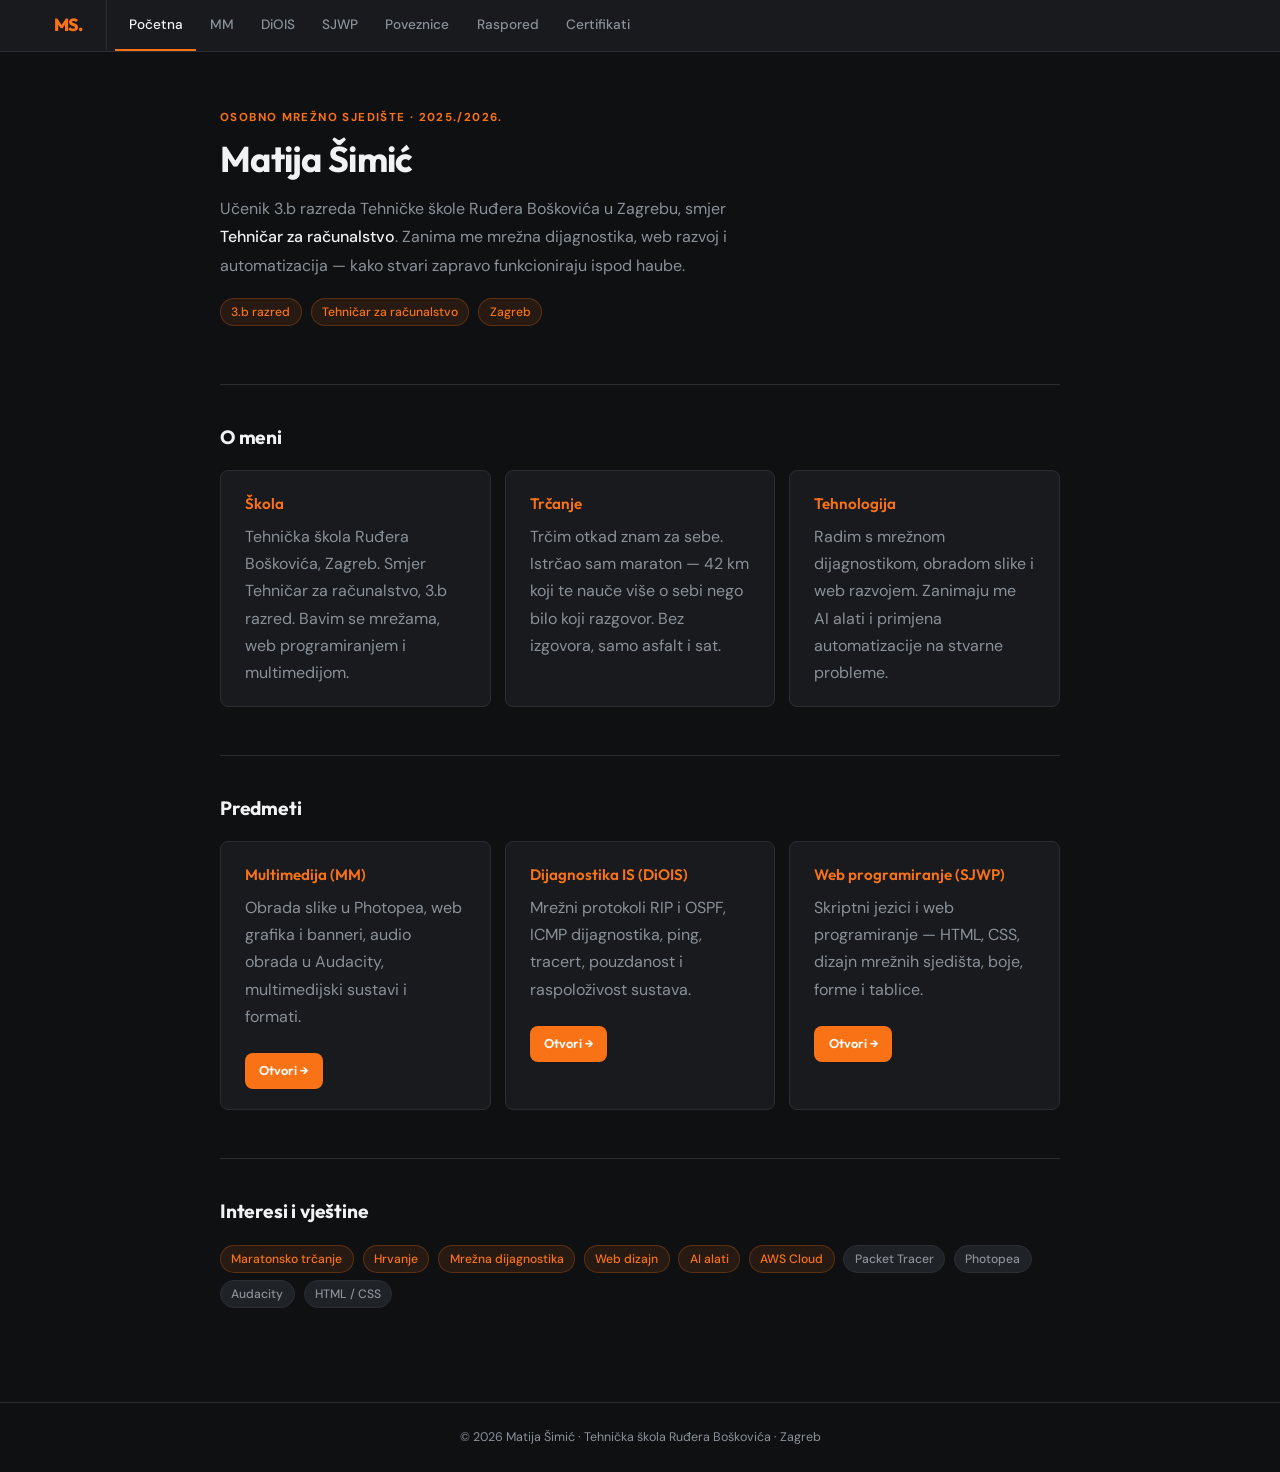
<file: index.html>
<!DOCTYPE html>
<html lang="hr">
<head>
  <meta charset="UTF-8">
  <meta name="viewport" content="width=device-width, initial-scale=1.0">
  <title>Matija Šimić – Osobno mrežno sjedište</title>
  <link rel="stylesheet" href="assets/style.css">
</head>
<body>

<nav>
  <a href="index.html" class="nav-logo">MS.</a>
  <a href="index.html" class="active">Početna</a>
  <a href="multimedija.html">MM</a>
  <a href="dijagnostika.html">DiOIS</a>
  <a href="sjwp.html">SJWP</a>
  <a href="poveznice.html">Poveznice</a>
  <a href="raspored.html">Raspored</a>
  <a href="certifikati.html">Certifikati</a>
</nav>

<div class="hero">
  <div class="hero-label">Osobno mrežno sjedište · 2025./2026.</div>
  <h1>Matija Šimić</h1>
  <p style="font-size:1rem; max-width:560px; line-height:1.8;">
    Učenik 3.b razreda Tehničke škole Ruđera Boškovića u Zagrebu,
    smjer <strong>Tehničar za računalstvo</strong>. Zanima me mrežna dijagnostika,
    web razvoj i automatizacija — kako stvari zapravo funkcioniraju ispod haube.
  </p>
  <div style="margin-top:1rem;">
    <span class="tag">3.b razred</span>
    <span class="tag">Tehničar za računalstvo</span>
    <span class="tag">Zagreb</span>
  </div>
</div>

<div class="container" style="padding-top:0;">

  <hr>

  <h2>O meni</h2>
  <div class="card-grid">
    <div class="card">
      <h3>Škola</h3>
      <p>Tehnička škola Ruđera Boškovića, Zagreb. Smjer Tehničar za računalstvo,
      3.b razred. Bavim se mrežama, web programiranjem i multimedijom.</p>
    </div>
    <div class="card">
      <h3>Trčanje</h3>
      <p>Trčim otkad znam za sebe. Istrčao sam maraton — 42 km koji te nauče
      više o sebi nego bilo koji razgovor. Bez izgovora, samo asfalt i sat.</p>
    </div>
    <div class="card">
      <h3>Tehnologija</h3>
      <p>Radim s mrežnom dijagnostikom, obradom slike i web razvojem.
      Zanimaju me AI alati i primjena automatizacije na stvarne probleme.</p>
    </div>
  </div>

  <hr>

  <h2>Predmeti</h2>
  <div class="card-grid">
    <div class="card">
      <h3>Multimedija (MM)</h3>
      <p>Obrada slike u Photopea, web grafika i banneri, audio obrada u Audacity,
      multimedijski sustavi i formati.</p>
      <a href="multimedija.html" class="btn btn-primary" style="margin-top:0.75rem; display:inline-flex;">Otvori →</a>
    </div>
    <div class="card">
      <h3>Dijagnostika IS (DiOIS)</h3>
      <p>Mrežni protokoli RIP i OSPF, ICMP dijagnostika, ping, tracert,
      pouzdanost i raspoloživost sustava.</p>
      <a href="dijagnostika.html" class="btn btn-primary" style="margin-top:0.75rem; display:inline-flex;">Otvori →</a>
    </div>
    <div class="card">
      <h3>Web programiranje (SJWP)</h3>
      <p>Skriptni jezici i web programiranje — HTML, CSS, dizajn mrežnih
      sjedišta, boje, forme i tablice.</p>
      <a href="sjwp.html" class="btn btn-primary" style="margin-top:0.75rem; display:inline-flex;">Otvori →</a>
    </div>
  </div>

  <hr>

  <h2>Interesi i vještine</h2>
  <div style="margin-top:0.25rem;">
    <span class="tag">Maratonsko trčanje</span>
    <span class="tag">Hrvanje</span>
    <span class="tag">Mrežna dijagnostika</span>
    <span class="tag">Web dizajn</span>
    <span class="tag">AI alati</span>
    <span class="tag">AWS Cloud</span>
    <span class="tag tag-gray">Packet Tracer</span>
    <span class="tag tag-gray">Photopea</span>
    <span class="tag tag-gray">Audacity</span>
    <span class="tag tag-gray">HTML / CSS</span>
  </div>

</div>

<footer>© 2026 Matija Šimić · Tehnička škola Ruđera Boškovića · Zagreb</footer>
</body>
</html>
</file>
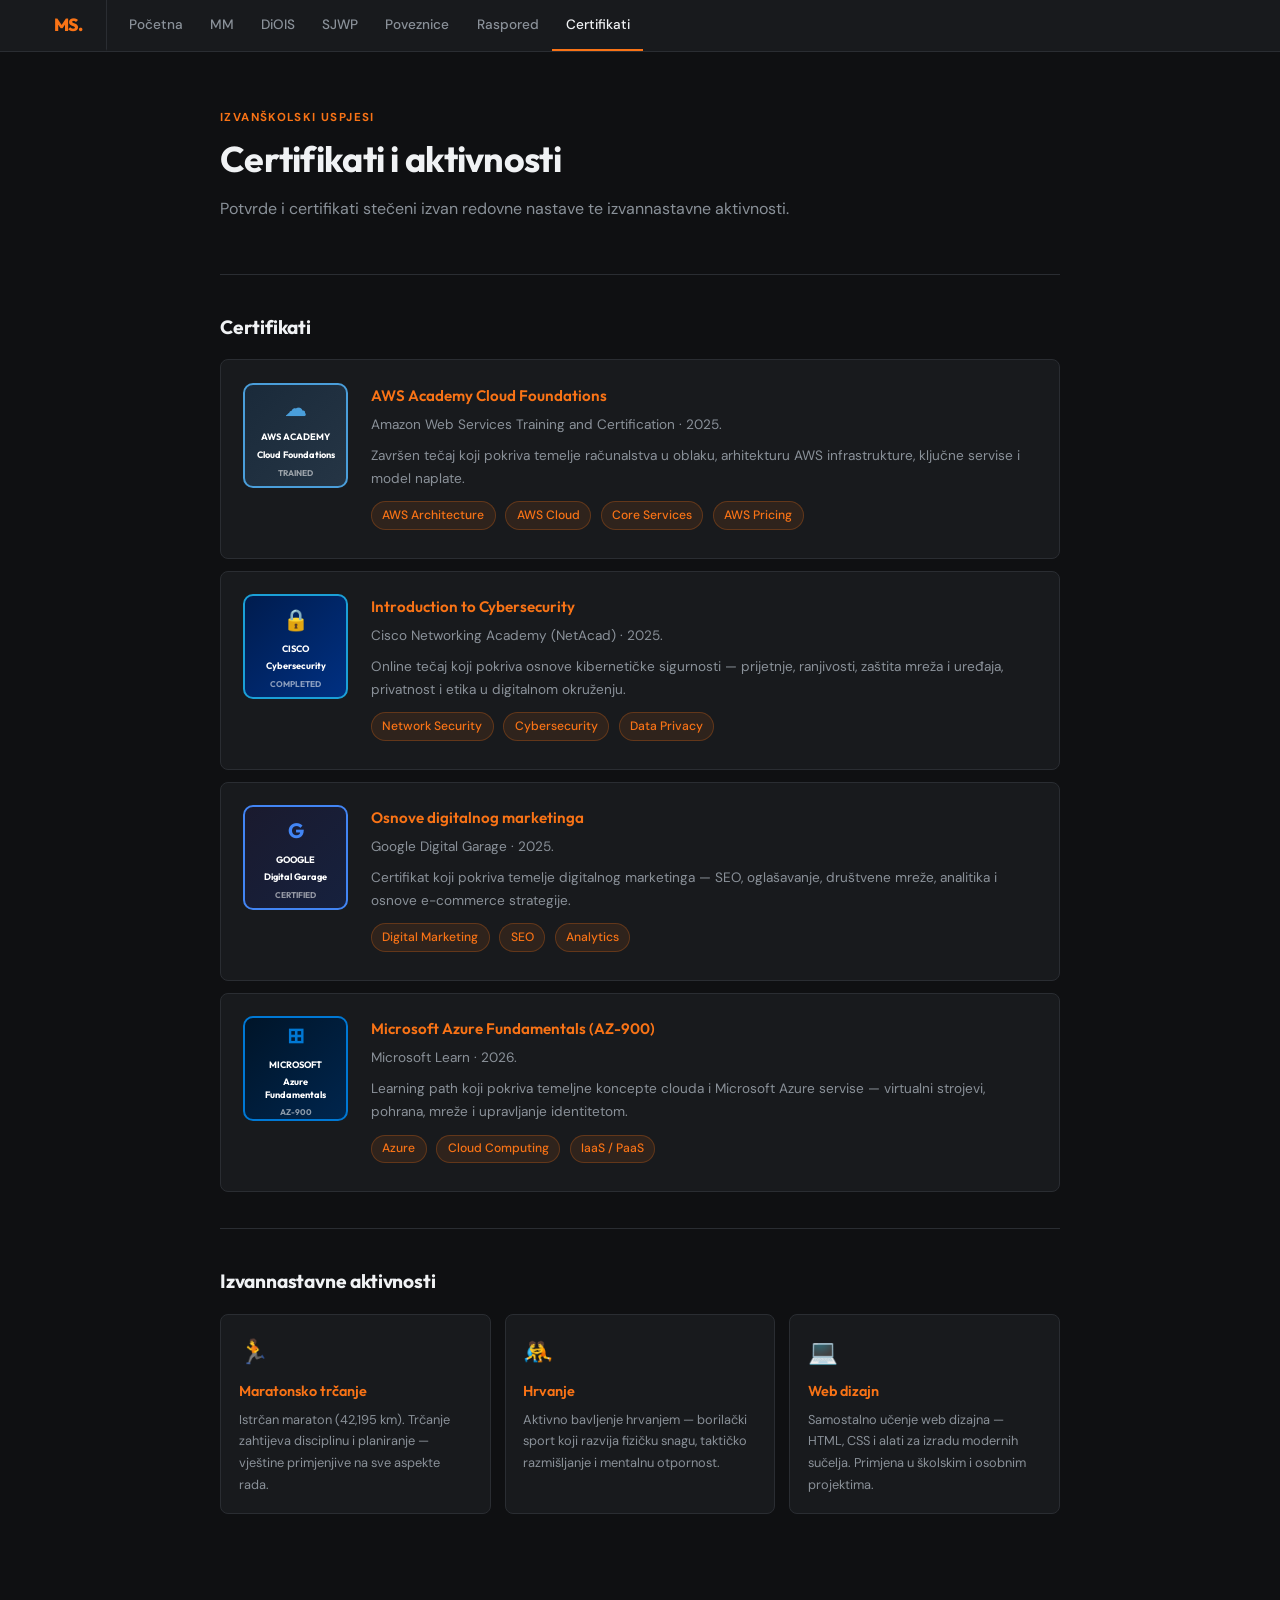
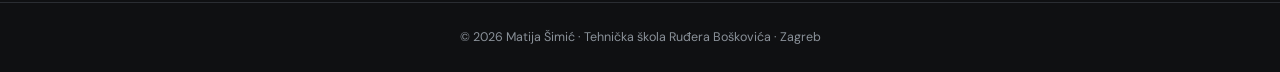
<file: certifikati.html>
<!DOCTYPE html>
<html lang="hr">
<head>
  <meta charset="UTF-8">
  <meta name="viewport" content="width=device-width, initial-scale=1.0">
  <title>Certifikati · Matija Šimić</title>
  <link rel="stylesheet" href="assets/style.css">
  <style>
    .badge-aws   { background: linear-gradient(135deg, #1a2a3a, #253545); border: 2px solid #4a9eda; }
    .badge-cisco { background: linear-gradient(135deg, #001c4e, #003082); border: 2px solid #1ba0d7; }
    .badge-google { background: linear-gradient(135deg, #1a1a2e, #16213e); border: 2px solid #4285f4; }
    .badge-ms    { background: linear-gradient(135deg, #001529, #00254d); border: 2px solid #0078d4; }

    .badge-aws   .badge-logo { color: #4a9eda; font-size: 1.3rem; }
    .badge-cisco .badge-logo { color: #1ba0d7; font-size: 1.3rem; }
    .badge-google .badge-logo { color: #4285f4; font-size: 1.3rem; }
    .badge-ms    .badge-logo { color: #0078d4; font-size: 1.3rem; }

    .badge-title { color: #fff; font-size: 0.58rem; line-height: 1.3; margin-top: 0.15rem; }
    .badge-sub   { color: rgba(255,255,255,0.55); font-size: 0.52rem; margin-top: 0.1rem; }
  </style>
</head>
<body>

<nav>
  <a href="index.html" class="nav-logo">MS.</a>
  <a href="index.html">Početna</a>
  <a href="multimedija.html">MM</a>
  <a href="dijagnostika.html">DiOIS</a>
  <a href="sjwp.html">SJWP</a>
  <a href="poveznice.html">Poveznice</a>
  <a href="raspored.html">Raspored</a>
  <a href="certifikati.html" class="active">Certifikati</a>
</nav>

<div class="hero">
  <div class="hero-label">Izvanškolski uspjesi</div>
  <h1>Certifikati i aktivnosti</h1>
  <p>Potvrde i certifikati stečeni izvan redovne nastave te izvannastavne aktivnosti.</p>
</div>

<div class="container" style="padding-top:0;">

  <hr>
  <h2>Certifikati</h2>

  <!-- AWS -->
  <div class="cert-card">
    <div class="cert-badge badge-aws">
      <div class="badge-logo">☁</div>
      <div class="badge-title">AWS ACADEMY</div>
      <div class="badge-title">Cloud Foundations</div>
      <div class="badge-sub">TRAINED</div>
    </div>
    <div class="cert-info">
      <h3>AWS Academy Cloud Foundations</h3>
      <p class="cert-meta">Amazon Web Services Training and Certification · 2025.</p>
      <p>Završen tečaj koji pokriva temelje računalstva u oblaku, arhitekturu AWS
      infrastrukture, ključne servise i model naplate.</p>
      <div class="skill-pills">
        <span class="tag">AWS Architecture</span>
        <span class="tag">AWS Cloud</span>
        <span class="tag">Core Services</span>
        <span class="tag">AWS Pricing</span>
      </div>
    </div>
  </div>

  <!-- Cisco -->
  <div class="cert-card">
    <div class="cert-badge badge-cisco">
      <div class="badge-logo">🔒</div>
      <div class="badge-title">CISCO</div>
      <div class="badge-title">Cybersecurity</div>
      <div class="badge-sub">COMPLETED</div>
    </div>
    <div class="cert-info">
      <h3>Introduction to Cybersecurity</h3>
      <p class="cert-meta">Cisco Networking Academy (NetAcad) · 2025.</p>
      <p>Online tečaj koji pokriva osnove kibernetičke sigurnosti — prijetnje, ranjivosti,
      zaštita mreža i uređaja, privatnost i etika u digitalnom okruženju.</p>
      <div class="skill-pills">
        <span class="tag">Network Security</span>
        <span class="tag">Cybersecurity</span>
        <span class="tag">Data Privacy</span>
      </div>
    </div>
  </div>

  <!-- Google -->
  <div class="cert-card">
    <div class="cert-badge badge-google">
      <div class="badge-logo">G</div>
      <div class="badge-title">GOOGLE</div>
      <div class="badge-title">Digital Garage</div>
      <div class="badge-sub">CERTIFIED</div>
    </div>
    <div class="cert-info">
      <h3>Osnove digitalnog marketinga</h3>
      <p class="cert-meta">Google Digital Garage · 2025.</p>
      <p>Certifikat koji pokriva temelje digitalnog marketinga — SEO, oglašavanje,
      društvene mreže, analitika i osnove e-commerce strategije.</p>
      <div class="skill-pills">
        <span class="tag">Digital Marketing</span>
        <span class="tag">SEO</span>
        <span class="tag">Analytics</span>
      </div>
    </div>
  </div>

  <!-- Microsoft -->
  <div class="cert-card">
    <div class="cert-badge badge-ms">
      <div class="badge-logo">⊞</div>
      <div class="badge-title">MICROSOFT</div>
      <div class="badge-title">Azure Fundamentals</div>
      <div class="badge-sub">AZ-900</div>
    </div>
    <div class="cert-info">
      <h3>Microsoft Azure Fundamentals (AZ-900)</h3>
      <p class="cert-meta">Microsoft Learn · 2026.</p>
      <p>Learning path koji pokriva temeljne koncepte clouda i Microsoft Azure
      servise — virtualni strojevi, pohrana, mreže i upravljanje identitetom.</p>
      <div class="skill-pills">
        <span class="tag">Azure</span>
        <span class="tag">Cloud Computing</span>
        <span class="tag">IaaS / PaaS</span>
      </div>
    </div>
  </div>

  <hr>
  <h2>Izvannastavne aktivnosti</h2>

  <div class="activity-grid">
    <div class="activity-card">
      <div class="activity-icon">🏃</div>
      <h3>Maratonsko trčanje</h3>
      <p>Istrčan maraton (42,195 km). Trčanje zahtijeva disciplinu i
      planiranje — vještine primjenjive na sve aspekte rada.</p>
    </div>
    <div class="activity-card">
      <div class="activity-icon">🤼</div>
      <h3>Hrvanje</h3>
      <p>Aktivno bavljenje hrvanjem — borilački sport koji razvija fizičku
      snagu, taktičko razmišljanje i mentalnu otpornost.</p>
    </div>
    <div class="activity-card">
      <div class="activity-icon">💻</div>
      <h3>Web dizajn</h3>
      <p>Samostalno učenje web dizajna — HTML, CSS i alati za izradu
      modernih sučelja. Primjena u školskim i osobnim projektima.</p>
    </div>
  </div>

</div>

<footer>© 2026 Matija Šimić · Tehnička škola Ruđera Boškovića · Zagreb</footer>
</body>
</html>
</file>
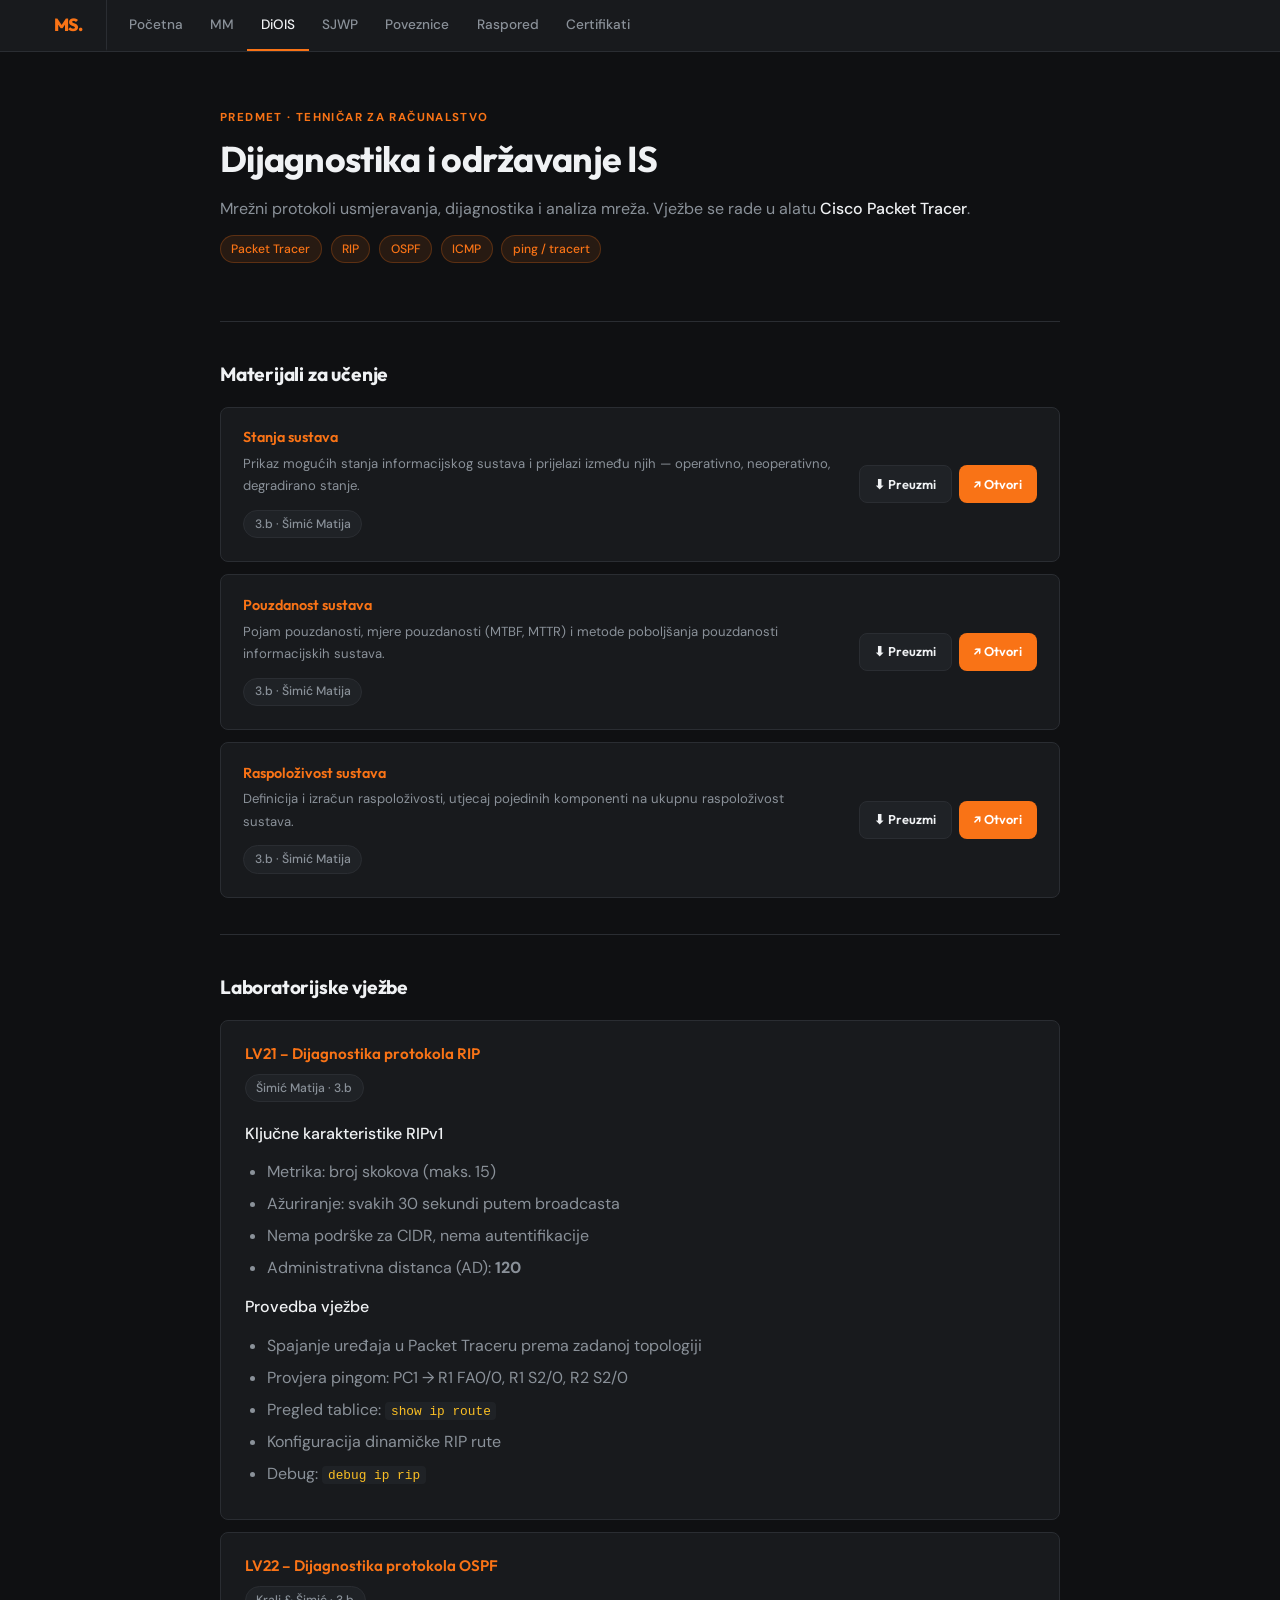
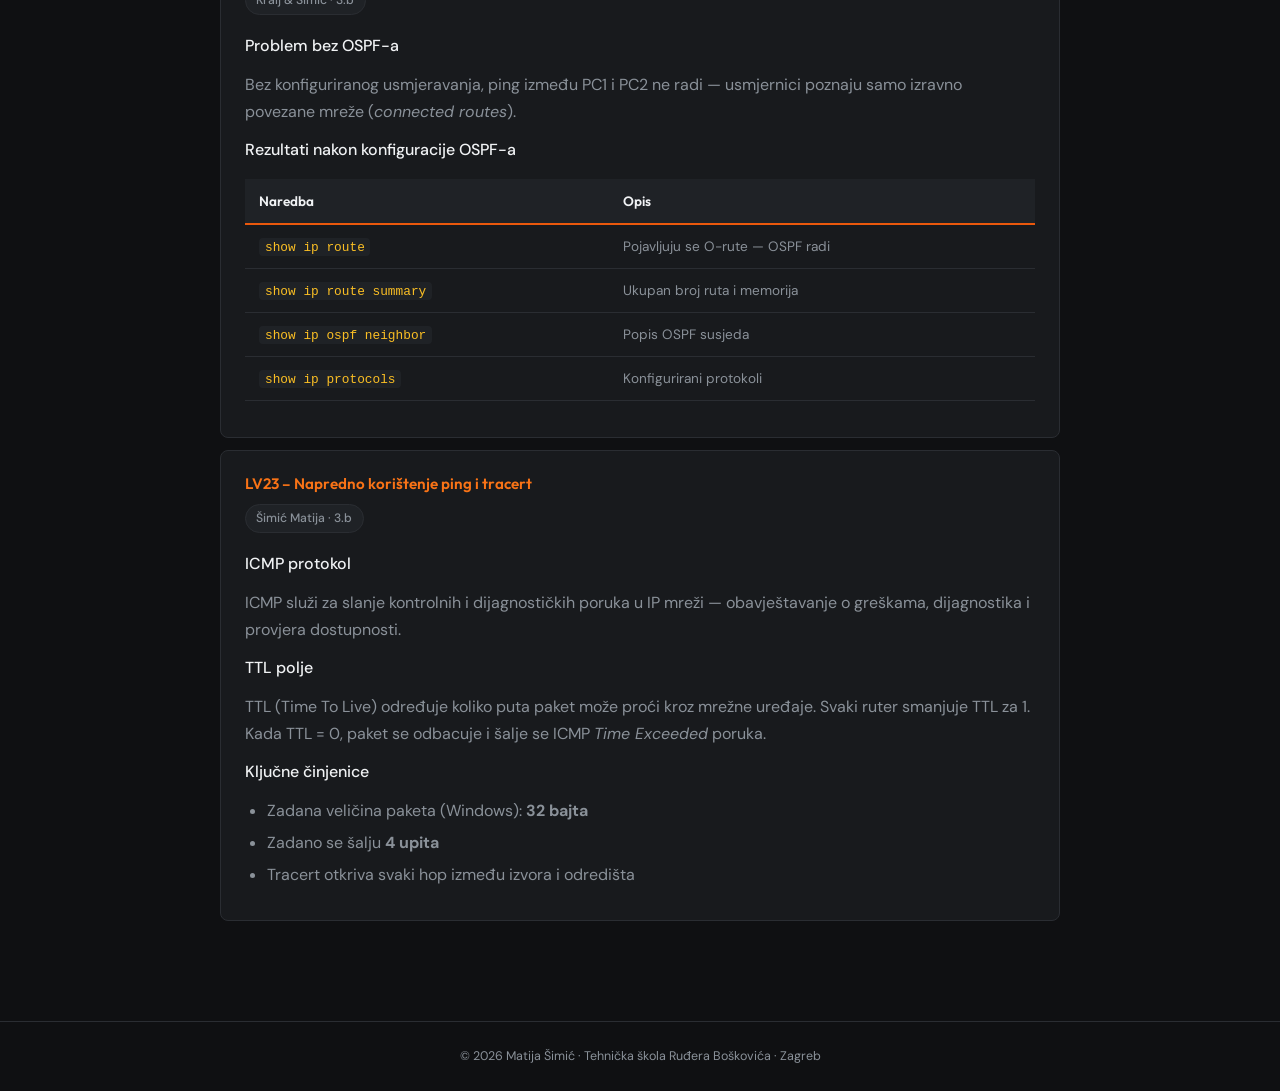
<file: dijagnostika.html>
<!DOCTYPE html>
<html lang="hr">
<head>
  <meta charset="UTF-8">
  <meta name="viewport" content="width=device-width, initial-scale=1.0">
  <title>DiOIS – Dijagnostika IS · Matija Šimić</title>
  <link rel="stylesheet" href="assets/style.css">
</head>
<body>

<nav>
  <a href="index.html" class="nav-logo">MS.</a>
  <a href="index.html">Početna</a>
  <a href="multimedija.html">MM</a>
  <a href="dijagnostika.html" class="active">DiOIS</a>
  <a href="sjwp.html">SJWP</a>
  <a href="poveznice.html">Poveznice</a>
  <a href="raspored.html">Raspored</a>
  <a href="certifikati.html">Certifikati</a>
</nav>

<div class="hero">
  <div class="hero-label">Predmet · Tehničar za računalstvo</div>
  <h1>Dijagnostika i održavanje IS</h1>
  <p>Mrežni protokoli usmjeravanja, dijagnostika i analiza mreža.
  Vježbe se rade u alatu <strong>Cisco Packet Tracer</strong>.</p>
  <div style="margin-top:0.75rem;">
    <span class="tag">Packet Tracer</span>
    <span class="tag">RIP</span>
    <span class="tag">OSPF</span>
    <span class="tag">ICMP</span>
    <span class="tag">ping / tracert</span>
  </div>
</div>

<div class="container" style="padding-top:0;">

  <hr>
  <h2>Materijali za učenje</h2>

  <div class="pptx-card">
    <div class="pptx-info">
      <h3>Stanja sustava</h3>
      <p>Prikaz mogućih stanja informacijskog sustava i prijelazi između njih — operativno, neoperativno, degradirano stanje.</p>
      <span class="tag tag-gray">3.b · Šimić Matija</span>
    </div>
    <div class="pptx-btns">
      <a href="assets/files/10__Stanja_sustava___Kviz.pptx" download class="btn btn-secondary">⬇ Preuzmi</a>
      <a href="https://docs.google.com/gview?url=https://M0414s.github.io/assets/files/10__Stanja_sustava___Kviz.pptx" target="_blank" class="btn btn-primary">↗ Otvori</a>
    </div>
  </div>

  <div class="pptx-card">
    <div class="pptx-info">
      <h3>Pouzdanost sustava</h3>
      <p>Pojam pouzdanosti, mjere pouzdanosti (MTBF, MTTR) i metode poboljšanja pouzdanosti informacijskih sustava.</p>
      <span class="tag tag-gray">3.b · Šimić Matija</span>
    </div>
    <div class="pptx-btns">
      <a href="assets/files/11__Pouzdanost___Kviz.pptx" download class="btn btn-secondary">⬇ Preuzmi</a>
      <a href="https://docs.google.com/gview?url=https://M0414s.github.io/assets/files/11__Pouzdanost___Kviz.pptx" target="_blank" class="btn btn-primary">↗ Otvori</a>
    </div>
  </div>

  <div class="pptx-card">
    <div class="pptx-info">
      <h3>Raspoloživost sustava</h3>
      <p>Definicija i izračun raspoloživosti, utjecaj pojedinih komponenti na ukupnu raspoloživost sustava.</p>
      <span class="tag tag-gray">3.b · Šimić Matija</span>
    </div>
    <div class="pptx-btns">
      <a href="assets/files/12__Raspoloz_ivost___Kviz.pptx" download class="btn btn-secondary">⬇ Preuzmi</a>
      <a href="https://docs.google.com/gview?url=https://M0414s.github.io/assets/files/12__Raspoloz_ivost___Kviz.pptx" target="_blank" class="btn btn-primary">↗ Otvori</a>
    </div>
  </div>

  <hr>
  <h2>Laboratorijske vježbe</h2>

  <div class="card">
    <h3>LV21 – Dijagnostika protokola RIP</h3>
    <span class="tag tag-gray">Šimić Matija · 3.b</span>

    <p style="margin-top:0.75rem;"><strong>Ključne karakteristike RIPv1</strong></p>
    <ul class="styled">
      <li>Metrika: broj skokova (maks. 15)</li>
      <li>Ažuriranje: svakih 30 sekundi putem broadcasta</li>
      <li>Nema podrške za CIDR, nema autentifikacije</li>
      <li>Administrativna distanca (AD): <strong>120</strong></li>
    </ul>

    <p><strong>Provedba vježbe</strong></p>
    <ul class="styled">
      <li>Spajanje uređaja u Packet Traceru prema zadanoj topologiji</li>
      <li>Provjera pingom: PC1 → R1 FA0/0, R1 S2/0, R2 S2/0</li>
      <li>Pregled tablice: <code>show ip route</code></li>
      <li>Konfiguracija dinamičke RIP rute</li>
      <li>Debug: <code>debug ip rip</code></li>
    </ul>
  </div>

  <div class="card">
    <h3>LV22 – Dijagnostika protokola OSPF</h3>
    <span class="tag tag-gray">Kralj & Šimić · 3.b</span>

    <p style="margin-top:0.75rem;"><strong>Problem bez OSPF-a</strong></p>
    <p>Bez konfiguriranog usmjeravanja, ping između PC1 i PC2 ne radi — usmjernici
    poznaju samo izravno povezane mreže (<em>connected routes</em>).</p>

    <p><strong>Rezultati nakon konfiguracije OSPF-a</strong></p>
    <div class="table-wrap">
      <table>
        <thead><tr><th>Naredba</th><th>Opis</th></tr></thead>
        <tbody>
          <tr><td><code>show ip route</code></td><td>Pojavljuju se O-rute — OSPF radi</td></tr>
          <tr><td><code>show ip route summary</code></td><td>Ukupan broj ruta i memorija</td></tr>
          <tr><td><code>show ip ospf neighbor</code></td><td>Popis OSPF susjeda</td></tr>
          <tr><td><code>show ip protocols</code></td><td>Konfigurirani protokoli</td></tr>
        </tbody>
      </table>
    </div>
  </div>

  <div class="card">
    <h3>LV23 – Napredno korištenje ping i tracert</h3>
    <span class="tag tag-gray">Šimić Matija · 3.b</span>

    <p style="margin-top:0.75rem;"><strong>ICMP protokol</strong></p>
    <p>ICMP služi za slanje kontrolnih i dijagnostičkih poruka u IP mreži —
    obavještavanje o greškama, dijagnostika i provjera dostupnosti.</p>

    <p><strong>TTL polje</strong></p>
    <p>TTL (Time To Live) određuje koliko puta paket može proći kroz mrežne uređaje.
    Svaki ruter smanjuje TTL za 1. Kada TTL = 0, paket se odbacuje i šalje se
    ICMP <em>Time Exceeded</em> poruka.</p>

    <p><strong>Ključne činjenice</strong></p>
    <ul class="styled">
      <li>Zadana veličina paketa (Windows): <strong>32 bajta</strong></li>
      <li>Zadano se šalju <strong>4 upita</strong></li>
      <li>Tracert otkriva svaki hop između izvora i odredišta</li>
    </ul>
  </div>

</div>

<footer>© 2026 Matija Šimić · Tehnička škola Ruđera Boškovića · Zagreb</footer>
</body>
</html>
</file>
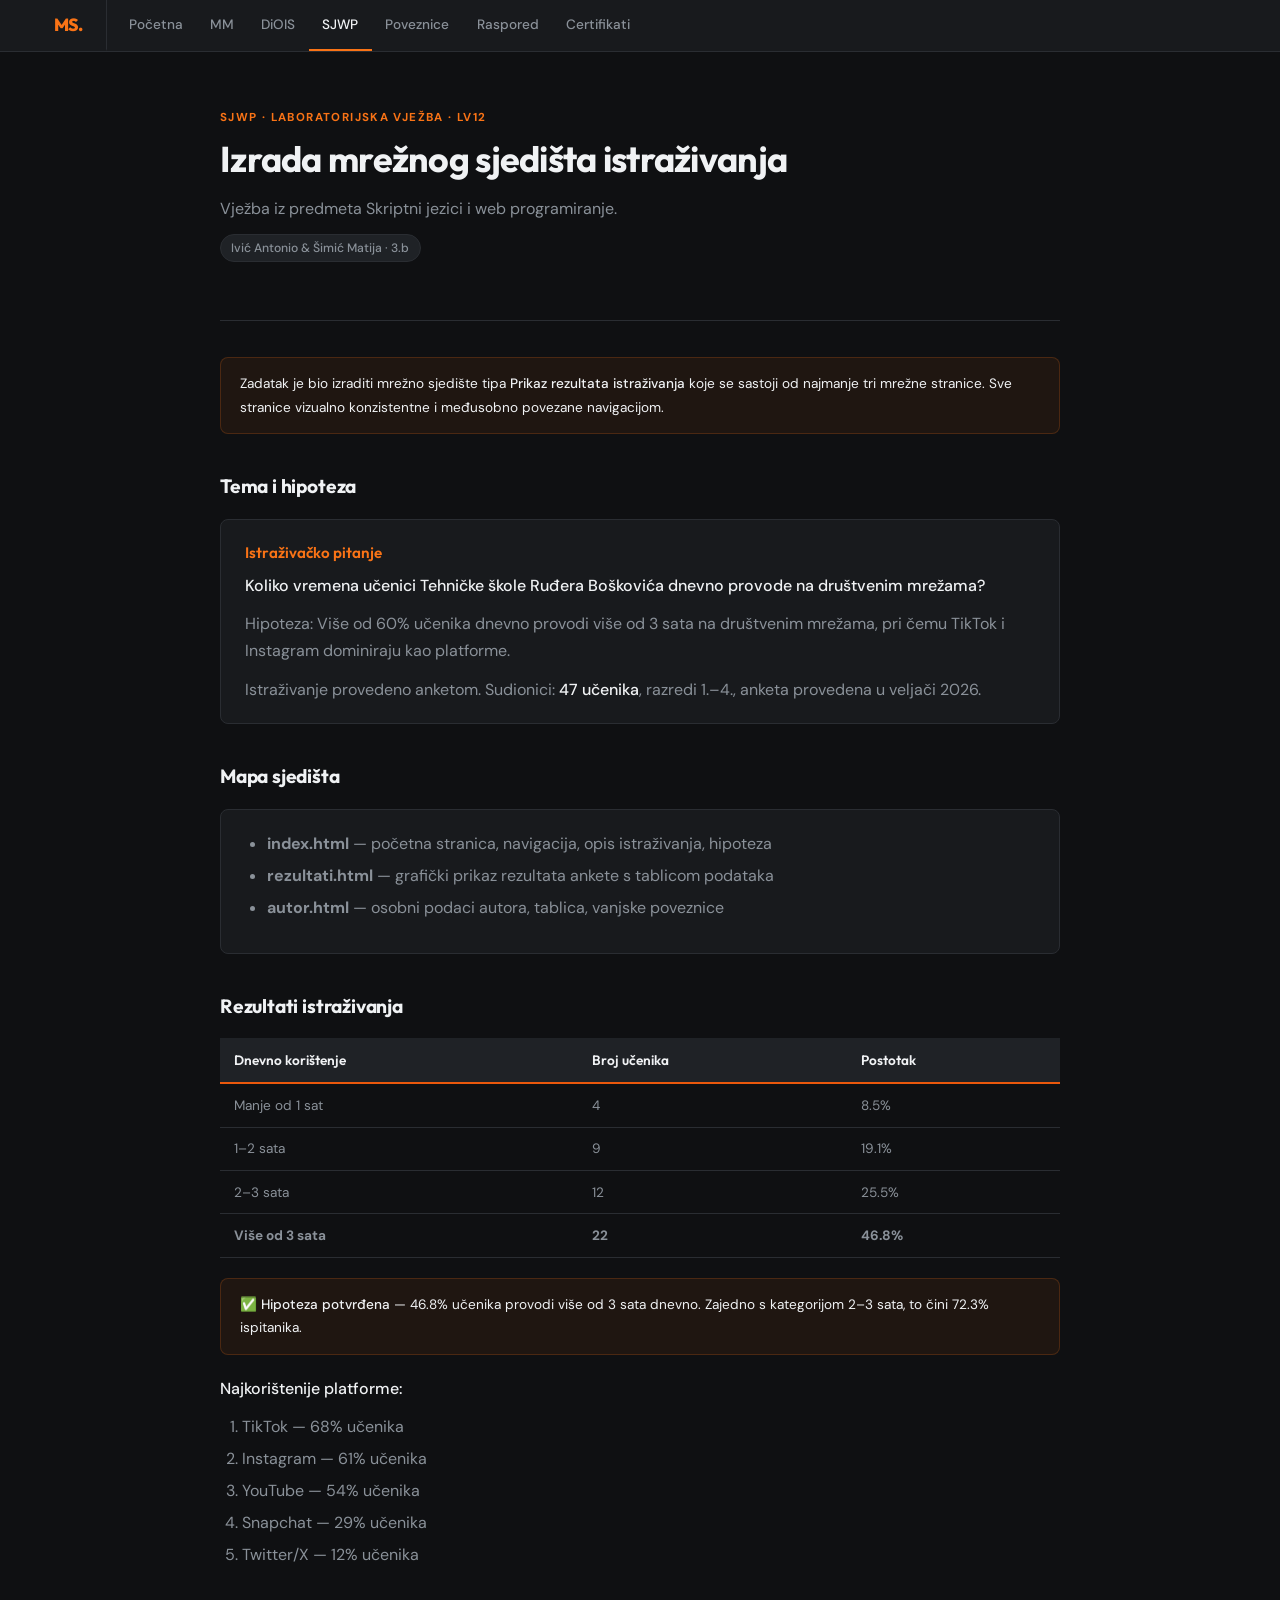
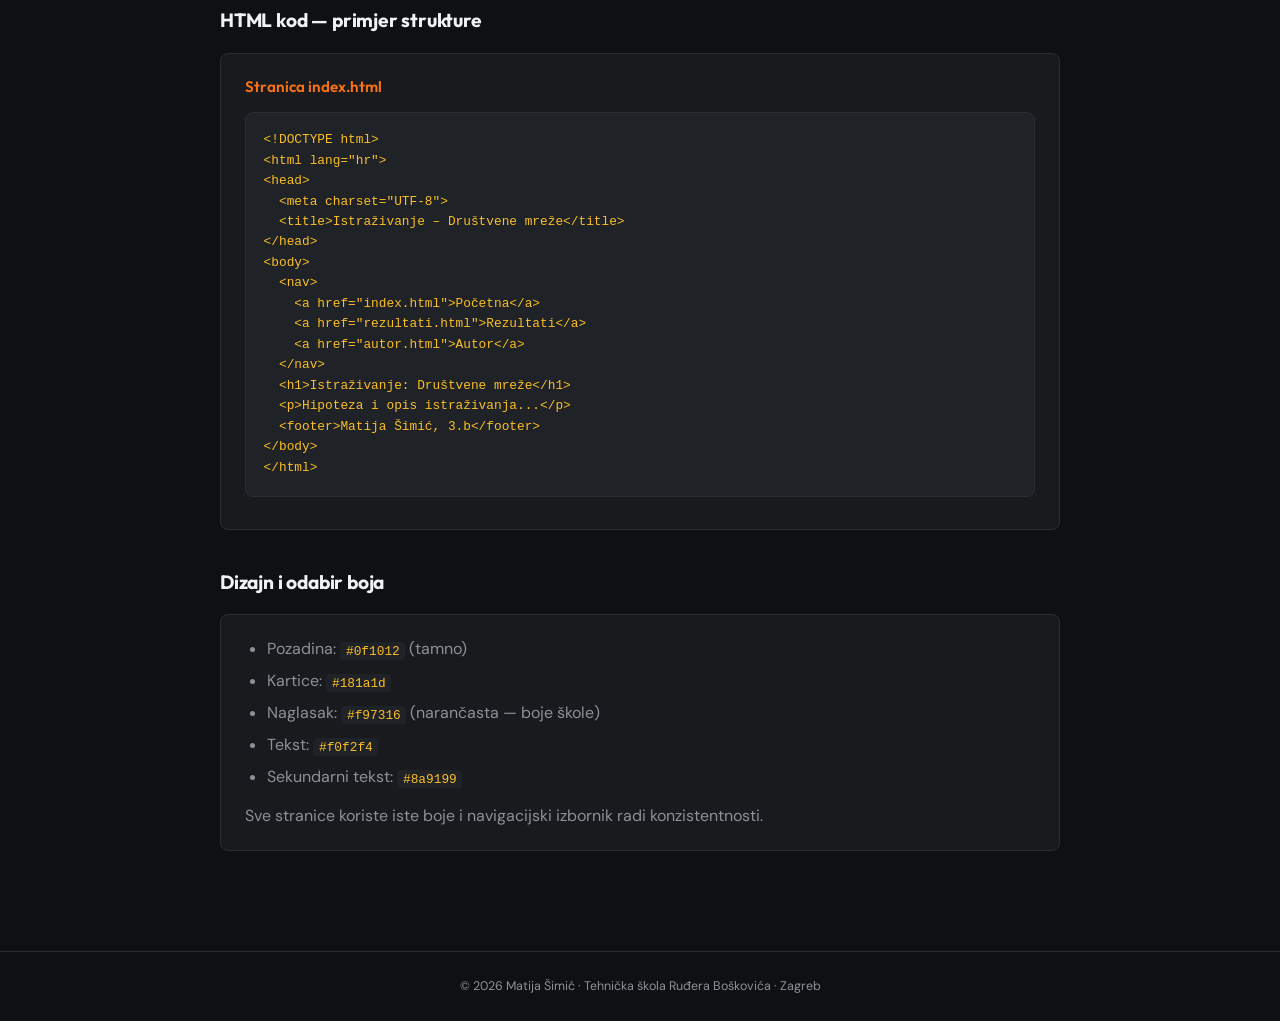
<file: lv12.html>
<!DOCTYPE html>
<html lang="hr">
<head>
  <meta charset="UTF-8">
  <meta name="viewport" content="width=device-width, initial-scale=1.0">
  <title>LV12 – Istraživanje · SJWP</title>
  <link rel="stylesheet" href="assets/style.css">
</head>
<body>

<nav>
  <a href="index.html" class="nav-logo">MS.</a>
  <a href="index.html">Početna</a>
  <a href="multimedija.html">MM</a>
  <a href="dijagnostika.html">DiOIS</a>
  <a href="sjwp.html" class="active">SJWP</a>
  <a href="poveznice.html">Poveznice</a>
  <a href="raspored.html">Raspored</a>
  <a href="certifikati.html">Certifikati</a>
</nav>

<div class="hero">
  <div class="hero-label">SJWP · Laboratorijska vježba · LV12</div>
  <h1>Izrada mrežnog sjedišta istraživanja</h1>
  <p>Vježba iz predmeta Skriptni jezici i web programiranje.</p>
  <span class="tag tag-gray">Ivić Antonio &amp; Šimić Matija · 3.b</span>
</div>

<div class="container" style="padding-top:0;">

  <hr>

  <div class="info-box">
    <p>Zadatak je bio izraditi mrežno sjedište tipa <strong>Prikaz rezultata istraživanja</strong>
    koje se sastoji od najmanje tri mrežne stranice. Sve stranice vizualno konzistentne
    i međusobno povezane navigacijom.</p>
  </div>

  <h2>Tema i hipoteza</h2>

  <div class="card">
    <h3>Istraživačko pitanje</h3>
    <p><strong>Koliko vremena učenici Tehničke škole Ruđera Boškovića
    dnevno provode na društvenim mrežama?</strong></p>
    <p>Hipoteza: Više od 60% učenika dnevno provodi više od 3 sata na društvenim mrežama,
    pri čemu TikTok i Instagram dominiraju kao platforme.</p>
    <p>Istraživanje provedeno anketom. Sudionici: <strong>47 učenika</strong>,
    razredi 1.–4., anketa provedena u veljači 2026.</p>
  </div>

  <h2>Mapa sjedišta</h2>

  <div class="card">
    <ul class="styled">
      <li><strong>index.html</strong> — početna stranica, navigacija, opis istraživanja, hipoteza</li>
      <li><strong>rezultati.html</strong> — grafički prikaz rezultata ankete s tablicom podataka</li>
      <li><strong>autor.html</strong> — osobni podaci autora, tablica, vanjske poveznice</li>
    </ul>
  </div>

  <h2>Rezultati istraživanja</h2>

  <div class="table-wrap">
    <table>
      <thead>
        <tr><th>Dnevno korištenje</th><th>Broj učenika</th><th>Postotak</th></tr>
      </thead>
      <tbody>
        <tr><td>Manje od 1 sat</td><td>4</td><td>8.5%</td></tr>
        <tr><td>1–2 sata</td><td>9</td><td>19.1%</td></tr>
        <tr><td>2–3 sata</td><td>12</td><td>25.5%</td></tr>
        <tr><td><strong>Više od 3 sata</strong></td><td><strong>22</strong></td><td><strong>46.8%</strong></td></tr>
      </tbody>
    </table>
  </div>

  <div class="info-box">
    <p>✅ <strong>Hipoteza potvrđena</strong> — 46.8% učenika provodi više od 3 sata dnevno.
    Zajedno s kategorijom 2–3 sata, to čini 72.3% ispitanika.</p>
  </div>

  <p style="margin-top:0;"><strong>Najkorištenije platforme:</strong></p>
  <ol class="styled">
    <li>TikTok — 68% učenika</li>
    <li>Instagram — 61% učenika</li>
    <li>YouTube — 54% učenika</li>
    <li>Snapchat — 29% učenika</li>
    <li>Twitter/X — 12% učenika</li>
  </ol>

  <h2>HTML kod — primjer strukture</h2>

  <div class="card">
    <h3>Stranica index.html</h3>
    <pre>&lt;!DOCTYPE html&gt;
&lt;html lang="hr"&gt;
&lt;head&gt;
  &lt;meta charset="UTF-8"&gt;
  &lt;title&gt;Istraživanje – Društvene mreže&lt;/title&gt;
&lt;/head&gt;
&lt;body&gt;
  &lt;nav&gt;
    &lt;a href="index.html"&gt;Početna&lt;/a&gt;
    &lt;a href="rezultati.html"&gt;Rezultati&lt;/a&gt;
    &lt;a href="autor.html"&gt;Autor&lt;/a&gt;
  &lt;/nav&gt;
  &lt;h1&gt;Istraživanje: Društvene mreže&lt;/h1&gt;
  &lt;p&gt;Hipoteza i opis istraživanja...&lt;/p&gt;
  &lt;footer&gt;Matija Šimić, 3.b&lt;/footer&gt;
&lt;/body&gt;
&lt;/html&gt;</pre>
  </div>

  <h2>Dizajn i odabir boja</h2>
  <div class="card">
    <ul class="styled">
      <li>Pozadina: <code>#0f1012</code> (tamno)</li>
      <li>Kartice: <code>#181a1d</code></li>
      <li>Naglasak: <code>#f97316</code> (narančasta — boje škole)</li>
      <li>Tekst: <code>#f0f2f4</code></li>
      <li>Sekundarni tekst: <code>#8a9199</code></li>
    </ul>
    <p>Sve stranice koriste iste boje i navigacijski izbornik radi konzistentnosti.</p>
  </div>

</div>

<footer>© 2026 Matija Šimić · Tehnička škola Ruđera Boškovića · Zagreb</footer>
</body>
</html>
</file>
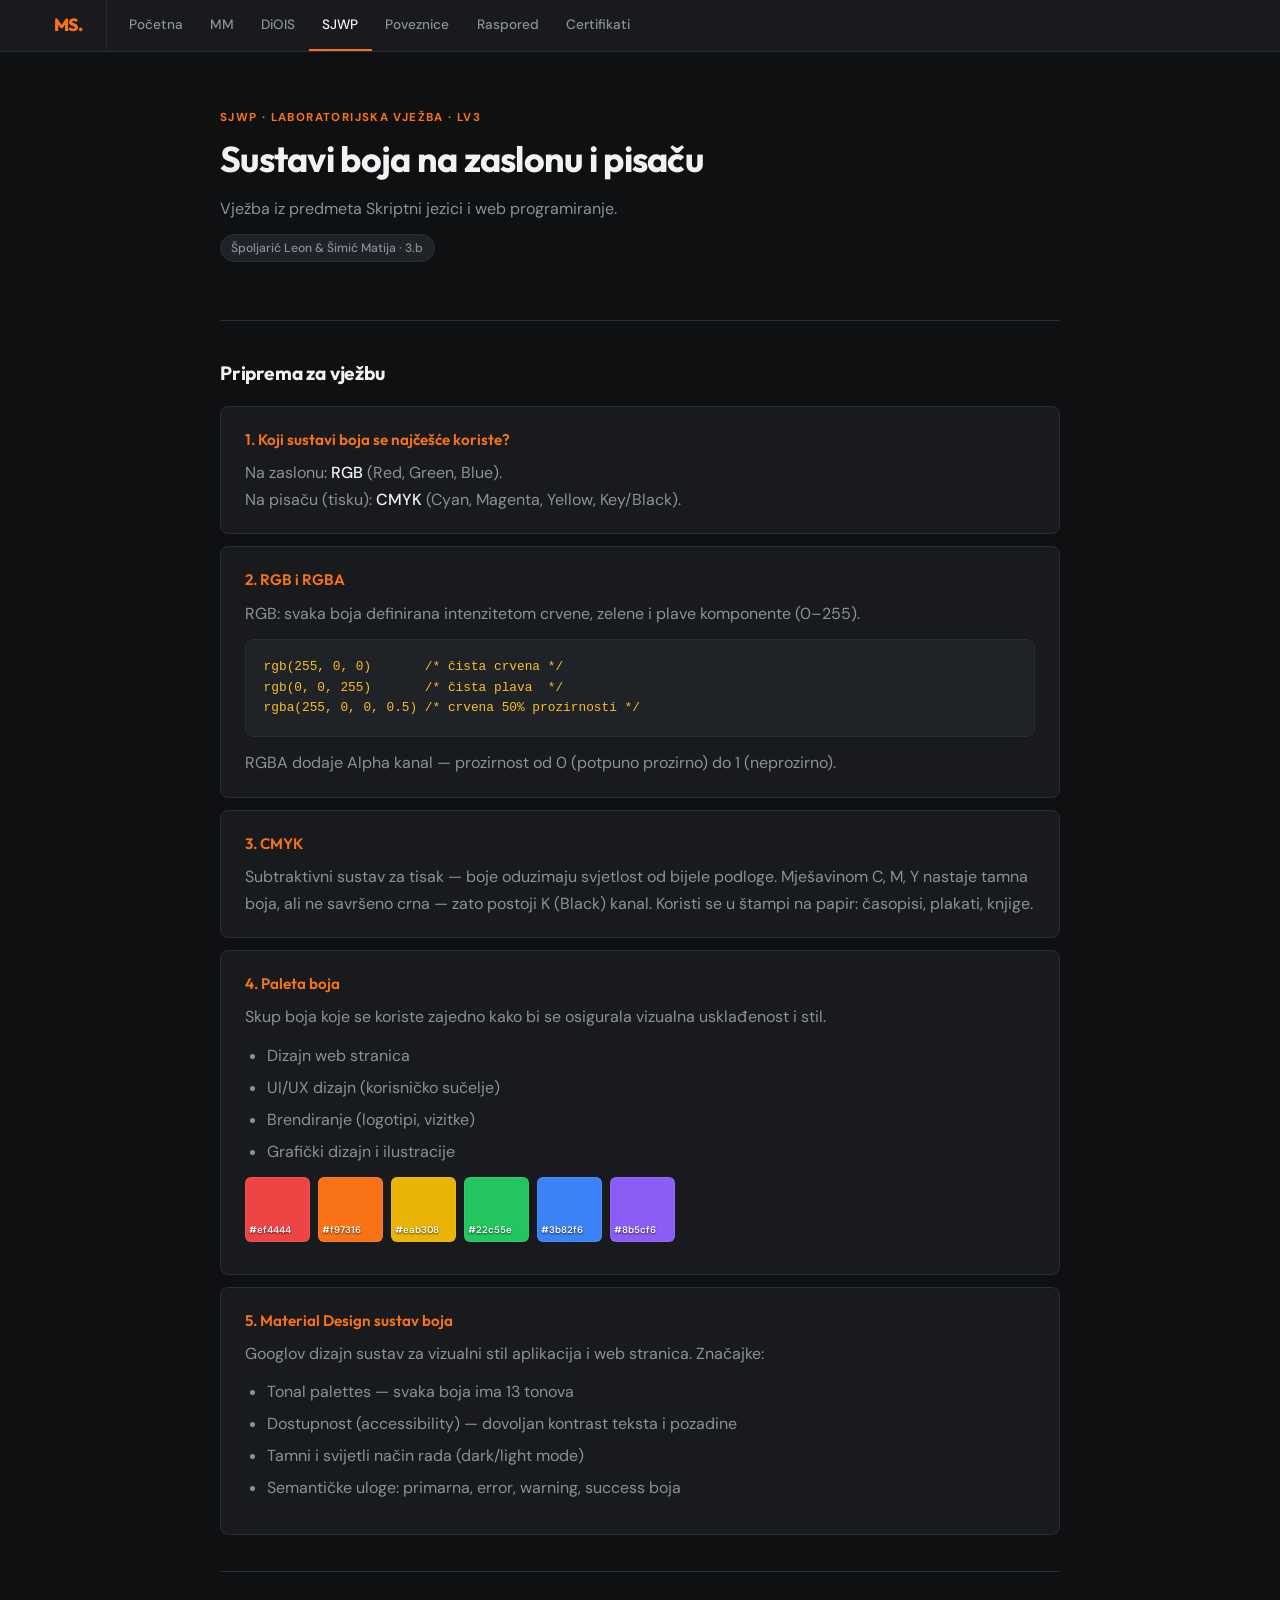
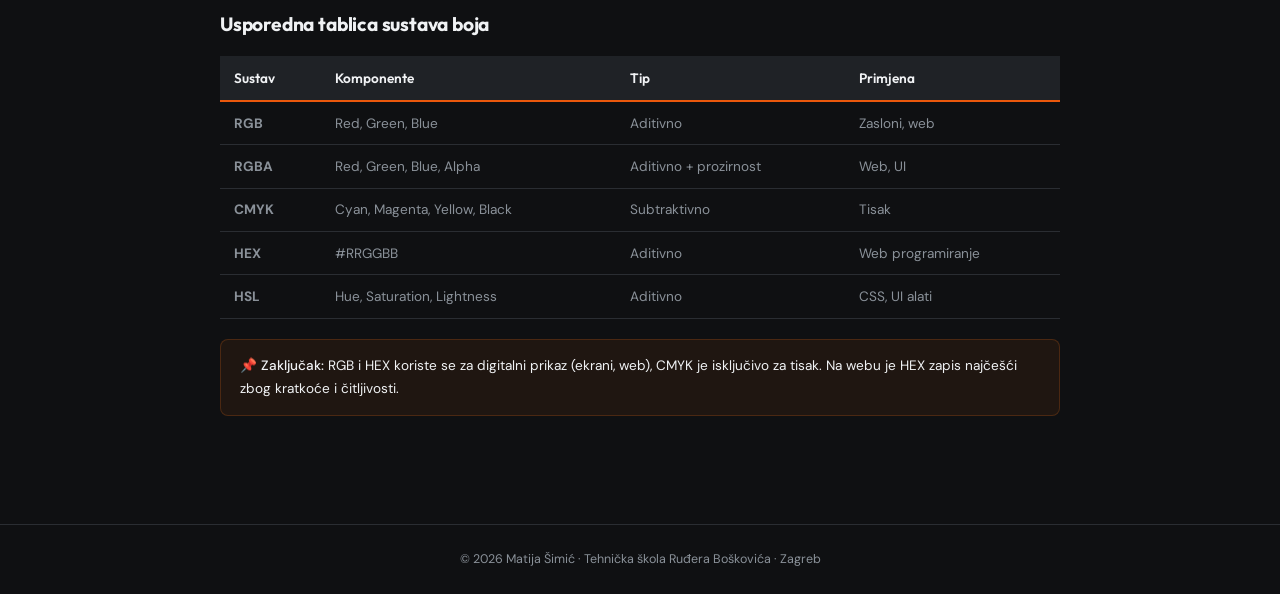
<file: lv13a.html>
<!DOCTYPE html>
<html lang="hr">
<head>
  <meta charset="UTF-8">
  <meta name="viewport" content="width=device-width, initial-scale=1.0">
  <title>LV3 – Sustavi boja · SJWP</title>
  <link rel="stylesheet" href="assets/style.css">
</head>
<body>

<nav>
  <a href="index.html" class="nav-logo">MS.</a>
  <a href="index.html">Početna</a>
  <a href="multimedija.html">MM</a>
  <a href="dijagnostika.html">DiOIS</a>
  <a href="sjwp.html" class="active">SJWP</a>
  <a href="poveznice.html">Poveznice</a>
  <a href="raspored.html">Raspored</a>
  <a href="certifikati.html">Certifikati</a>
</nav>

<div class="hero">
  <div class="hero-label">SJWP · Laboratorijska vježba · LV3</div>
  <h1>Sustavi boja na zaslonu i pisaču</h1>
  <p>Vježba iz predmeta Skriptni jezici i web programiranje.</p>
  <span class="tag tag-gray">Špoljarić Leon &amp; Šimić Matija · 3.b</span>
</div>

<div class="container" style="padding-top:0;">

  <hr>
  <h2>Priprema za vježbu</h2>

  <div class="card">
    <h3>1. Koji sustavi boja se najčešće koriste?</h3>
    <p>Na zaslonu: <strong>RGB</strong> (Red, Green, Blue).<br>
    Na pisaču (tisku): <strong>CMYK</strong> (Cyan, Magenta, Yellow, Key/Black).</p>
  </div>

  <div class="card">
    <h3>2. RGB i RGBA</h3>
    <p>RGB: svaka boja definirana intenzitetom crvene, zelene i plave komponente (0–255).</p>
    <pre>rgb(255, 0, 0)       /* čista crvena */
rgb(0, 0, 255)       /* čista plava  */
rgba(255, 0, 0, 0.5) /* crvena 50% prozirnosti */</pre>
    <p>RGBA dodaje Alpha kanal — prozirnost od 0 (potpuno prozirno) do 1 (neprozirno).</p>
  </div>

  <div class="card">
    <h3>3. CMYK</h3>
    <p>Subtraktivni sustav za tisak — boje oduzimaju svjetlost od bijele podloge.
    Mješavinom C, M, Y nastaje tamna boja, ali ne savršeno crna — zato postoji K (Black) kanal.
    Koristi se u štampi na papir: časopisi, plakati, knjige.</p>
  </div>

  <div class="card">
    <h3>4. Paleta boja</h3>
    <p>Skup boja koje se koriste zajedno kako bi se osigurala vizualna usklađenost i stil.</p>
    <ul class="styled">
      <li>Dizajn web stranica</li>
      <li>UI/UX dizajn (korisničko sučelje)</li>
      <li>Brendiranje (logotipi, vizitke)</li>
      <li>Grafički dizajn i ilustracije</li>
    </ul>
    <div class="color-demo" style="margin-top:0.75rem;">
      <div class="swatch" style="background:#ef4444;">#ef4444</div>
      <div class="swatch" style="background:#f97316;">#f97316</div>
      <div class="swatch" style="background:#eab308;">#eab308</div>
      <div class="swatch" style="background:#22c55e;">#22c55e</div>
      <div class="swatch" style="background:#3b82f6;">#3b82f6</div>
      <div class="swatch" style="background:#8b5cf6;">#8b5cf6</div>
    </div>
  </div>

  <div class="card">
    <h3>5. Material Design sustav boja</h3>
    <p>Googlov dizajn sustav za vizualni stil aplikacija i web stranica. Značajke:</p>
    <ul class="styled">
      <li>Tonal palettes — svaka boja ima 13 tonova</li>
      <li>Dostupnost (accessibility) — dovoljan kontrast teksta i pozadine</li>
      <li>Tamni i svijetli način rada (dark/light mode)</li>
      <li>Semantičke uloge: primarna, error, warning, success boja</li>
    </ul>
  </div>

  <hr>
  <h2>Usporedna tablica sustava boja</h2>

  <div class="table-wrap">
    <table>
      <thead>
        <tr><th>Sustav</th><th>Komponente</th><th>Tip</th><th>Primjena</th></tr>
      </thead>
      <tbody>
        <tr><td><strong>RGB</strong></td><td>Red, Green, Blue</td><td>Aditivno</td><td>Zasloni, web</td></tr>
        <tr><td><strong>RGBA</strong></td><td>Red, Green, Blue, Alpha</td><td>Aditivno + prozirnost</td><td>Web, UI</td></tr>
        <tr><td><strong>CMYK</strong></td><td>Cyan, Magenta, Yellow, Black</td><td>Subtraktivno</td><td>Tisak</td></tr>
        <tr><td><strong>HEX</strong></td><td>#RRGGBB</td><td>Aditivno</td><td>Web programiranje</td></tr>
        <tr><td><strong>HSL</strong></td><td>Hue, Saturation, Lightness</td><td>Aditivno</td><td>CSS, UI alati</td></tr>
      </tbody>
    </table>
  </div>

  <div class="info-box">
    <p>📌 <strong>Zaključak:</strong> RGB i HEX koriste se za digitalni prikaz (ekrani, web),
    CMYK je isključivo za tisak. Na webu je HEX zapis najčešći zbog kratkoće i čitljivosti.</p>
  </div>

</div>

<footer>© 2026 Matija Šimić · Tehnička škola Ruđera Boškovića · Zagreb</footer>
</body>
</html>
</file>
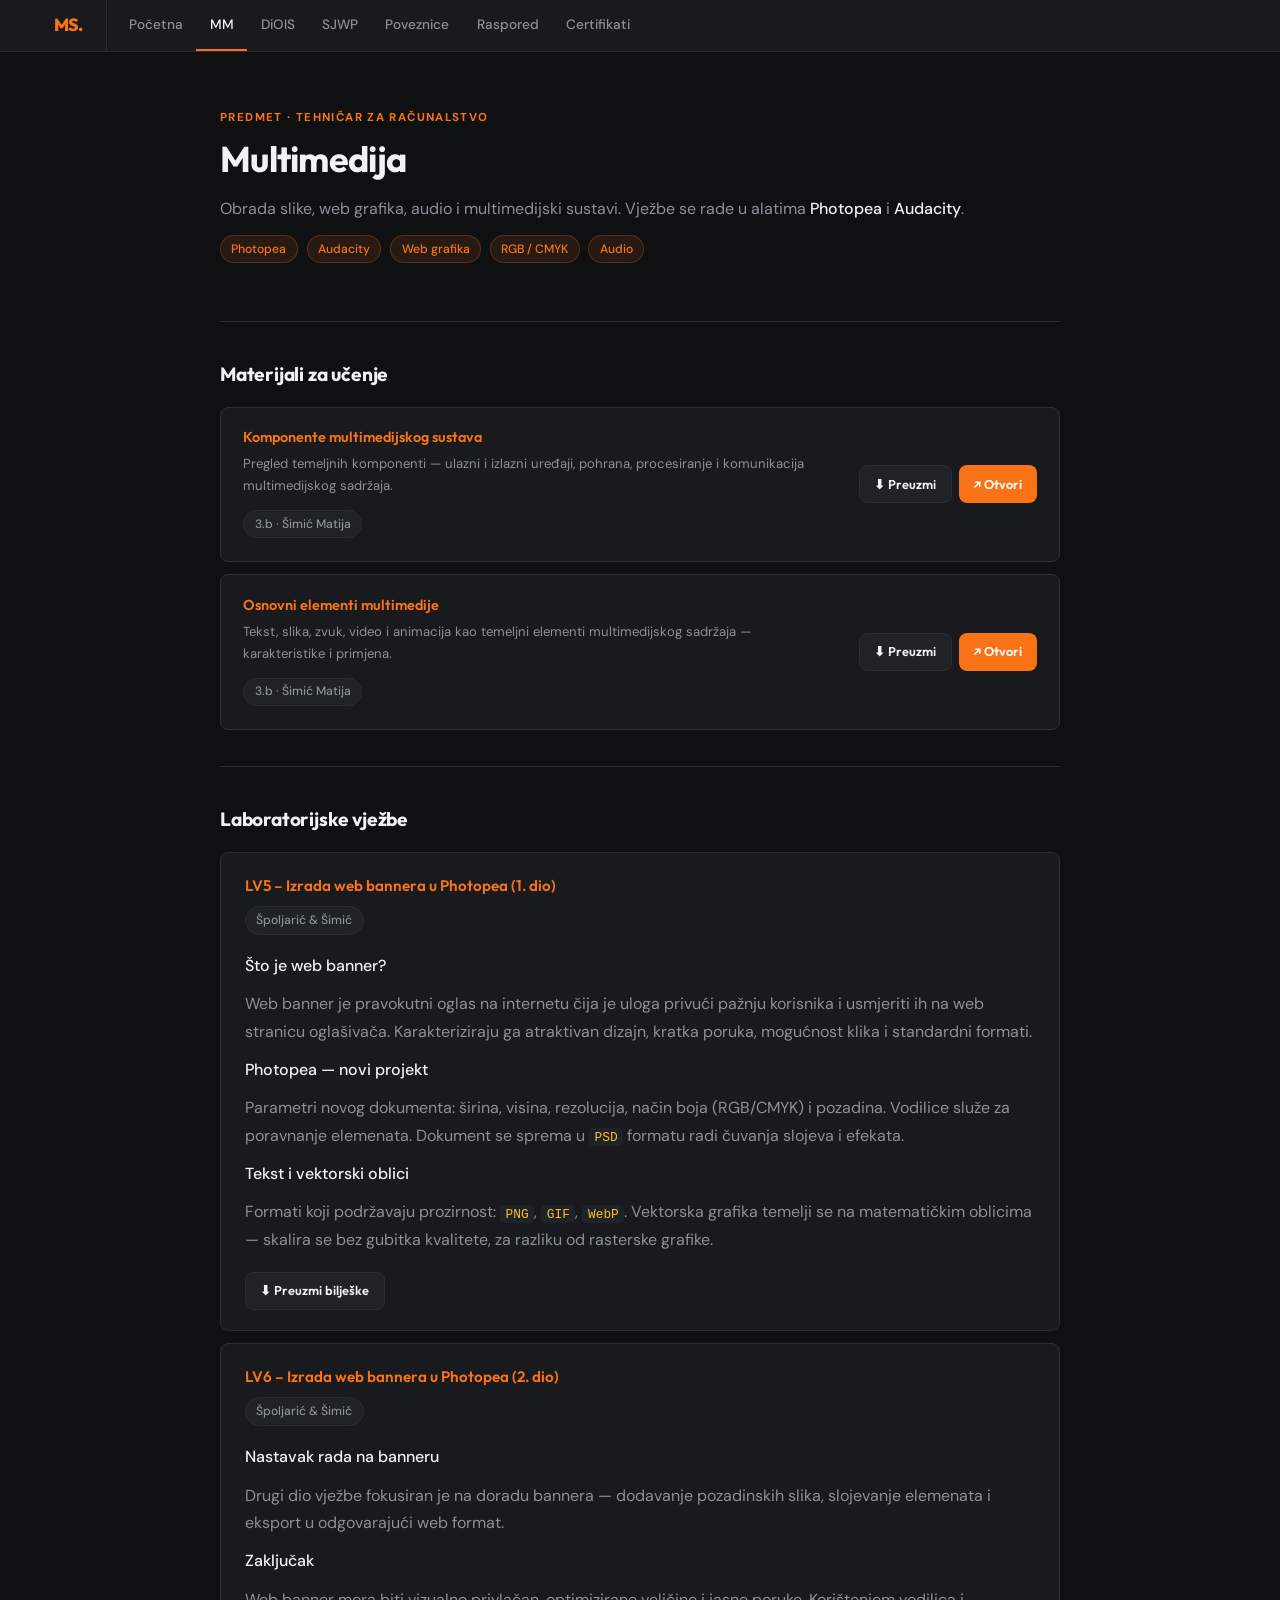
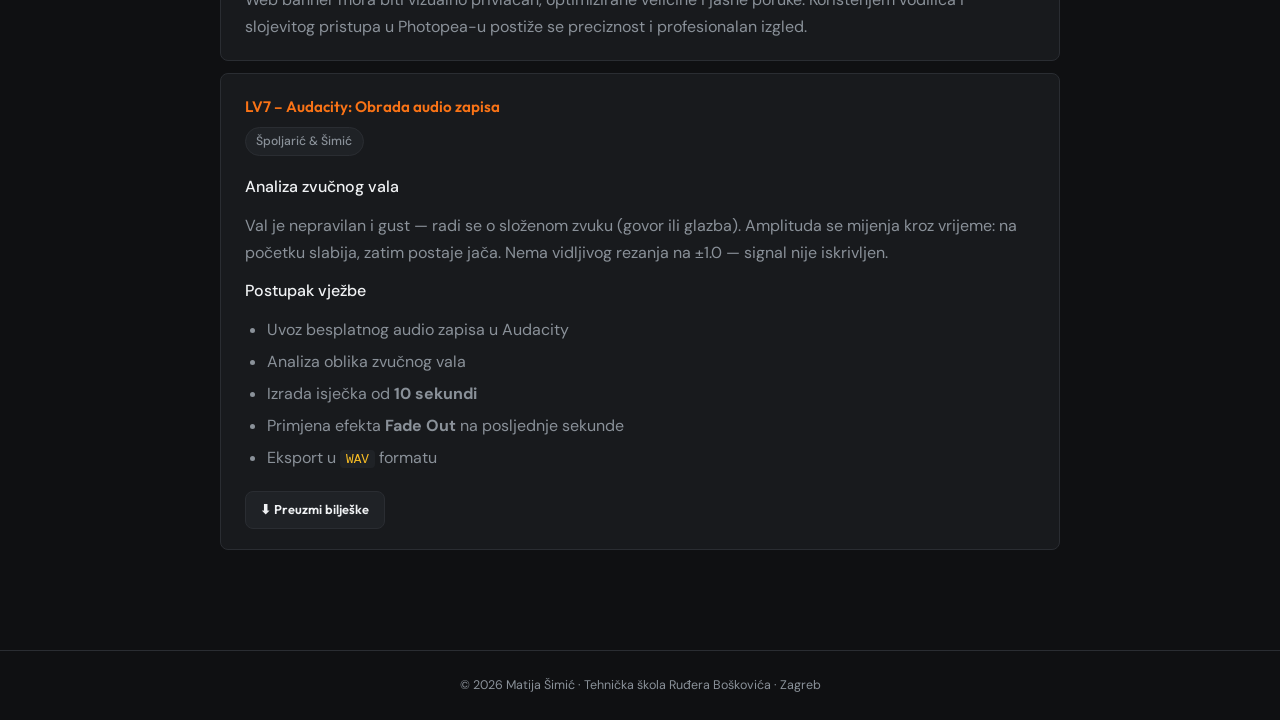
<file: multimedija.html>
<!DOCTYPE html>
<html lang="hr">
<head>
  <meta charset="UTF-8">
  <meta name="viewport" content="width=device-width, initial-scale=1.0">
  <title>MM – Multimedija · Matija Šimić</title>
  <link rel="stylesheet" href="assets/style.css">
</head>
<body>

<nav>
  <a href="index.html" class="nav-logo">MS.</a>
  <a href="index.html">Početna</a>
  <a href="multimedija.html" class="active">MM</a>
  <a href="dijagnostika.html">DiOIS</a>
  <a href="sjwp.html">SJWP</a>
  <a href="poveznice.html">Poveznice</a>
  <a href="raspored.html">Raspored</a>
  <a href="certifikati.html">Certifikati</a>
</nav>

<div class="hero">
  <div class="hero-label">Predmet · Tehničar za računalstvo</div>
  <h1>Multimedija</h1>
  <p>Obrada slike, web grafika, audio i multimedijski sustavi.
  Vježbe se rade u alatima <strong>Photopea</strong> i <strong>Audacity</strong>.</p>
  <div style="margin-top:0.75rem;">
    <span class="tag">Photopea</span>
    <span class="tag">Audacity</span>
    <span class="tag">Web grafika</span>
    <span class="tag">RGB / CMYK</span>
    <span class="tag">Audio</span>
  </div>
</div>

<div class="container" style="padding-top:0;">

  <hr>
  <h2>Materijali za učenje</h2>

  <div class="pptx-card">
    <div class="pptx-info">
      <h3>Komponente multimedijskog sustava</h3>
      <p>Pregled temeljnih komponenti — ulazni i izlazni uređaji, pohrana, procesiranje i komunikacija multimedijskog sadržaja.</p>
      <span class="tag tag-gray">3.b · Šimić Matija</span>
    </div>
    <div class="pptx-btns">
      <a href="assets/files/2__Komponente_multimedijskog_sustava.pptx" download class="btn btn-secondary">⬇ Preuzmi</a>
      <a href="https://docs.google.com/gview?url=https://M0414s.github.io/assets/files/2__Komponente_multimedijskog_sustava.pptx" target="_blank" class="btn btn-primary">↗ Otvori</a>
    </div>
  </div>

  <div class="pptx-card">
    <div class="pptx-info">
      <h3>Osnovni elementi multimedije</h3>
      <p>Tekst, slika, zvuk, video i animacija kao temeljni elementi multimedijskog sadržaja — karakteristike i primjena.</p>
      <span class="tag tag-gray">3.b · Šimić Matija</span>
    </div>
    <div class="pptx-btns">
      <a href="assets/files/3__Osnovni_elementi_multimedije___Kviz.pptx" download class="btn btn-secondary">⬇ Preuzmi</a>
      <a href="https://docs.google.com/gview?url=https://M0414s.github.io/assets/files/3__Osnovni_elementi_multimedije___Kviz.pptx" target="_blank" class="btn btn-primary">↗ Otvori</a>
    </div>
  </div>

  <hr>
  <h2>Laboratorijske vježbe</h2>

  <div class="card">
    <h3>LV5 – Izrada web bannera u Photopea (1. dio)</h3>
    <span class="tag tag-gray">Špoljarić & Šimić</span>

    <p style="margin-top:0.75rem;"><strong>Što je web banner?</strong></p>
    <p>Web banner je pravokutni oglas na internetu čija je uloga privući pažnju korisnika
    i usmjeriti ih na web stranicu oglašivača. Karakteriziraju ga atraktivan dizajn,
    kratka poruka, mogućnost klika i standardni formati.</p>

    <p><strong>Photopea — novi projekt</strong></p>
    <p>Parametri novog dokumenta: širina, visina, rezolucija, način boja (RGB/CMYK) i pozadina.
    Vodilice služe za poravnanje elemenata. Dokument se sprema u <code>PSD</code> formatu
    radi čuvanja slojeva i efekata.</p>

    <p><strong>Tekst i vektorski oblici</strong></p>
    <p>Formati koji podržavaju prozirnost: <code>PNG</code>, <code>GIF</code>, <code>WebP</code>.
    Vektorska grafika temelji se na matematičkim oblicima — skalira se bez gubitka kvalitete,
    za razliku od rasterske grafike.</p>

    <a href="assets/files/LV05_MM.docx" download class="btn btn-secondary" style="margin-top:0.5rem;">⬇ Preuzmi bilješke</a>
  </div>

  <div class="card">
    <h3>LV6 – Izrada web bannera u Photopea (2. dio)</h3>
    <span class="tag tag-gray">Špoljarić & Šimić</span>

    <p style="margin-top:0.75rem;"><strong>Nastavak rada na banneru</strong></p>
    <p>Drugi dio vježbe fokusiran je na doradu bannera — dodavanje pozadinskih slika,
    slojevanje elemenata i eksport u odgovarajući web format.</p>

    <p><strong>Zaključak</strong></p>
    <p>Web banner mora biti vizualno privlačan, optimizirane veličine i jasne poruke.
    Korištenjem vodilica i slojevitog pristupa u Photopea-u postiže se preciznost
    i profesionalan izgled.</p>
  </div>

  <div class="card">
    <h3>LV7 – Audacity: Obrada audio zapisa</h3>
    <span class="tag tag-gray">Špoljarić & Šimić</span>

    <p style="margin-top:0.75rem;"><strong>Analiza zvučnog vala</strong></p>
    <p>Val je nepravilan i gust — radi se o složenom zvuku (govor ili glazba). Amplituda
    se mijenja kroz vrijeme: na početku slabija, zatim postaje jača.
    Nema vidljivog rezanja na ±1.0 — signal nije iskrivljen.</p>

    <p><strong>Postupak vježbe</strong></p>
    <ul class="styled">
      <li>Uvoz besplatnog audio zapisa u Audacity</li>
      <li>Analiza oblika zvučnog vala</li>
      <li>Izrada isječka od <strong>10 sekundi</strong></li>
      <li>Primjena efekta <strong>Fade Out</strong> na posljednje sekunde</li>
      <li>Eksport u <code>WAV</code> formatu</li>
    </ul>

    <a href="assets/files/LV07_MM_Audacity.docx" download class="btn btn-secondary" style="margin-top:0.5rem;">⬇ Preuzmi bilješke</a>
  </div>

</div>

<footer>© 2026 Matija Šimić · Tehnička škola Ruđera Boškovića · Zagreb</footer>
</body>
</html>
</file>
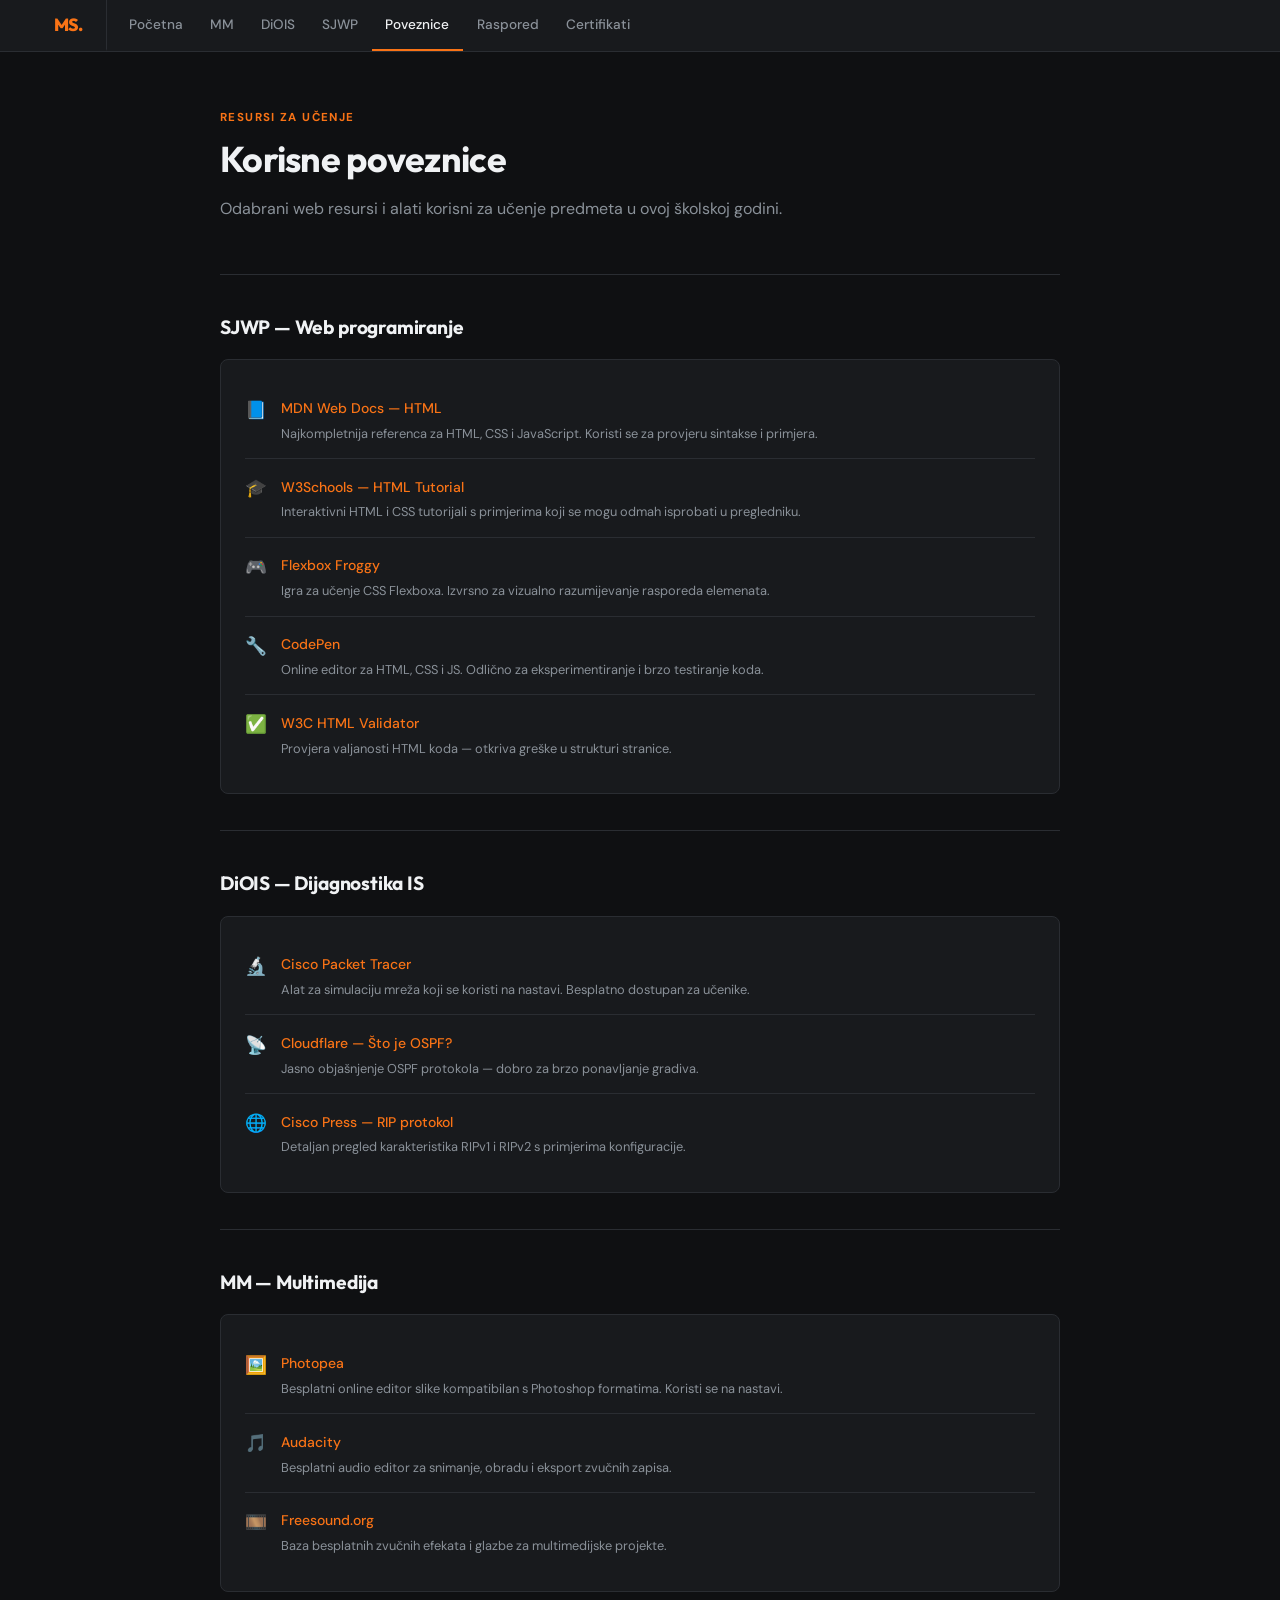
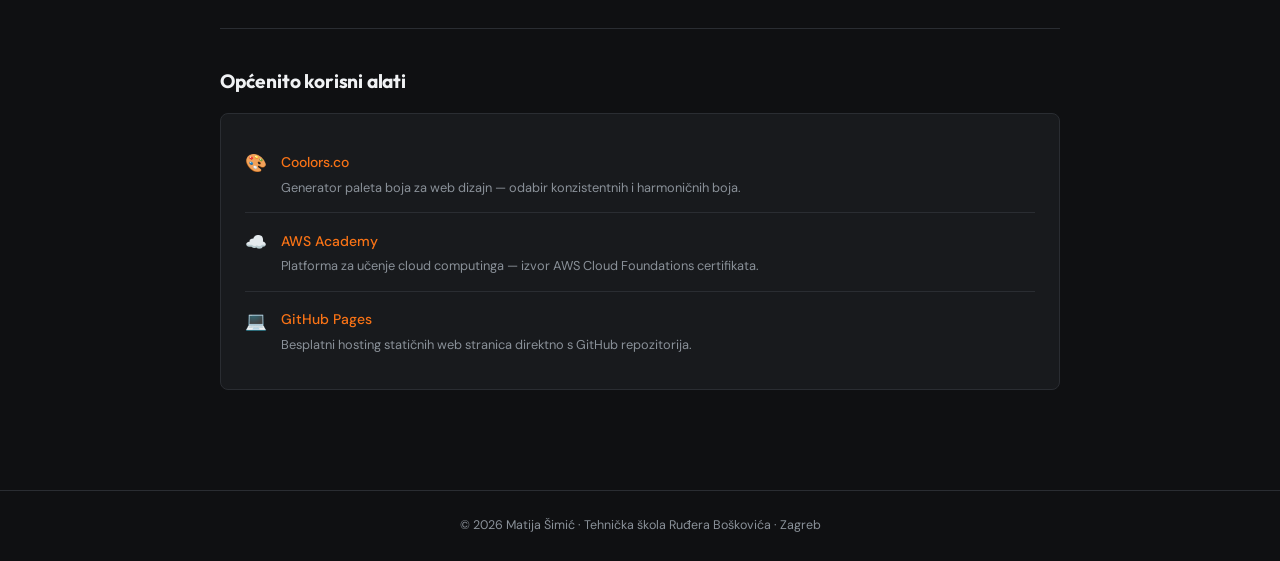
<file: poveznice.html>
<!DOCTYPE html>
<html lang="hr">
<head>
  <meta charset="UTF-8">
  <meta name="viewport" content="width=device-width, initial-scale=1.0">
  <title>Poveznice · Matija Šimić</title>
  <link rel="stylesheet" href="assets/style.css">
</head>
<body>

<nav>
  <a href="index.html" class="nav-logo">MS.</a>
  <a href="index.html">Početna</a>
  <a href="multimedija.html">MM</a>
  <a href="dijagnostika.html">DiOIS</a>
  <a href="sjwp.html">SJWP</a>
  <a href="poveznice.html" class="active">Poveznice</a>
  <a href="raspored.html">Raspored</a>
  <a href="certifikati.html">Certifikati</a>
</nav>

<div class="hero">
  <div class="hero-label">Resursi za učenje</div>
  <h1>Korisne poveznice</h1>
  <p>Odabrani web resursi i alati korisni za učenje predmeta u ovoj školskoj godini.</p>
</div>

<div class="container" style="padding-top:0;">

  <hr>
  <h2>SJWP — Web programiranje</h2>

  <div class="card">
    <div class="link-item">
      <span class="link-icon">📘</span>
      <div>
        <a href="https://developer.mozilla.org/en-US/docs/Web/HTML" target="_blank" rel="noopener">MDN Web Docs — HTML</a>
        <p>Najkompletnija referenca za HTML, CSS i JavaScript. Koristi se za provjeru sintakse i primjera.</p>
      </div>
    </div>
    <div class="link-item">
      <span class="link-icon">🎓</span>
      <div>
        <a href="https://www.w3schools.com/html/" target="_blank" rel="noopener">W3Schools — HTML Tutorial</a>
        <p>Interaktivni HTML i CSS tutorijali s primjerima koji se mogu odmah isprobati u pregledniku.</p>
      </div>
    </div>
    <div class="link-item">
      <span class="link-icon">🎮</span>
      <div>
        <a href="https://flexboxfroggy.com/" target="_blank" rel="noopener">Flexbox Froggy</a>
        <p>Igra za učenje CSS Flexboxa. Izvrsno za vizualno razumijevanje rasporeda elemenata.</p>
      </div>
    </div>
    <div class="link-item">
      <span class="link-icon">🔧</span>
      <div>
        <a href="https://codepen.io/" target="_blank" rel="noopener">CodePen</a>
        <p>Online editor za HTML, CSS i JS. Odlično za eksperimentiranje i brzo testiranje koda.</p>
      </div>
    </div>
    <div class="link-item">
      <span class="link-icon">✅</span>
      <div>
        <a href="https://validator.w3.org/" target="_blank" rel="noopener">W3C HTML Validator</a>
        <p>Provjera valjanosti HTML koda — otkriva greške u strukturi stranice.</p>
      </div>
    </div>
  </div>

  <hr>
  <h2>DiOIS — Dijagnostika IS</h2>

  <div class="card">
    <div class="link-item">
      <span class="link-icon">🔬</span>
      <div>
        <a href="https://www.netacad.com/courses/packet-tracer" target="_blank" rel="noopener">Cisco Packet Tracer</a>
        <p>Alat za simulaciju mreža koji se koristi na nastavi. Besplatno dostupan za učenike.</p>
      </div>
    </div>
    <div class="link-item">
      <span class="link-icon">📡</span>
      <div>
        <a href="https://www.cloudflare.com/learning/network-layer/what-is-ospf/" target="_blank" rel="noopener">Cloudflare — Što je OSPF?</a>
        <p>Jasno objašnjenje OSPF protokola — dobro za brzo ponavljanje gradiva.</p>
      </div>
    </div>
    <div class="link-item">
      <span class="link-icon">🌐</span>
      <div>
        <a href="https://www.ciscopress.com/articles/article.asp?p=2803175" target="_blank" rel="noopener">Cisco Press — RIP protokol</a>
        <p>Detaljan pregled karakteristika RIPv1 i RIPv2 s primjerima konfiguracije.</p>
      </div>
    </div>
  </div>

  <hr>
  <h2>MM — Multimedija</h2>

  <div class="card">
    <div class="link-item">
      <span class="link-icon">🖼️</span>
      <div>
        <a href="https://www.photopea.com/" target="_blank" rel="noopener">Photopea</a>
        <p>Besplatni online editor slike kompatibilan s Photoshop formatima. Koristi se na nastavi.</p>
      </div>
    </div>
    <div class="link-item">
      <span class="link-icon">🎵</span>
      <div>
        <a href="https://www.audacityteam.org/" target="_blank" rel="noopener">Audacity</a>
        <p>Besplatni audio editor za snimanje, obradu i eksport zvučnih zapisa.</p>
      </div>
    </div>
    <div class="link-item">
      <span class="link-icon">🎞️</span>
      <div>
        <a href="https://freesound.org/" target="_blank" rel="noopener">Freesound.org</a>
        <p>Baza besplatnih zvučnih efekata i glazbe za multimedijske projekte.</p>
      </div>
    </div>
  </div>

  <hr>
  <h2>Općenito korisni alati</h2>

  <div class="card">
    <div class="link-item">
      <span class="link-icon">🎨</span>
      <div>
        <a href="https://coolors.co/" target="_blank" rel="noopener">Coolors.co</a>
        <p>Generator paleta boja za web dizajn — odabir konzistentnih i harmoničnih boja.</p>
      </div>
    </div>
    <div class="link-item">
      <span class="link-icon">☁️</span>
      <div>
        <a href="https://aws.amazon.com/training/awsacademy/" target="_blank" rel="noopener">AWS Academy</a>
        <p>Platforma za učenje cloud computinga — izvor AWS Cloud Foundations certifikata.</p>
      </div>
    </div>
    <div class="link-item">
      <span class="link-icon">💻</span>
      <div>
        <a href="https://pages.github.com/" target="_blank" rel="noopener">GitHub Pages</a>
        <p>Besplatni hosting statičnih web stranica direktno s GitHub repozitorija.</p>
      </div>
    </div>
  </div>

</div>

<footer>© 2026 Matija Šimić · Tehnička škola Ruđera Boškovića · Zagreb</footer>
</body>
</html>
</file>
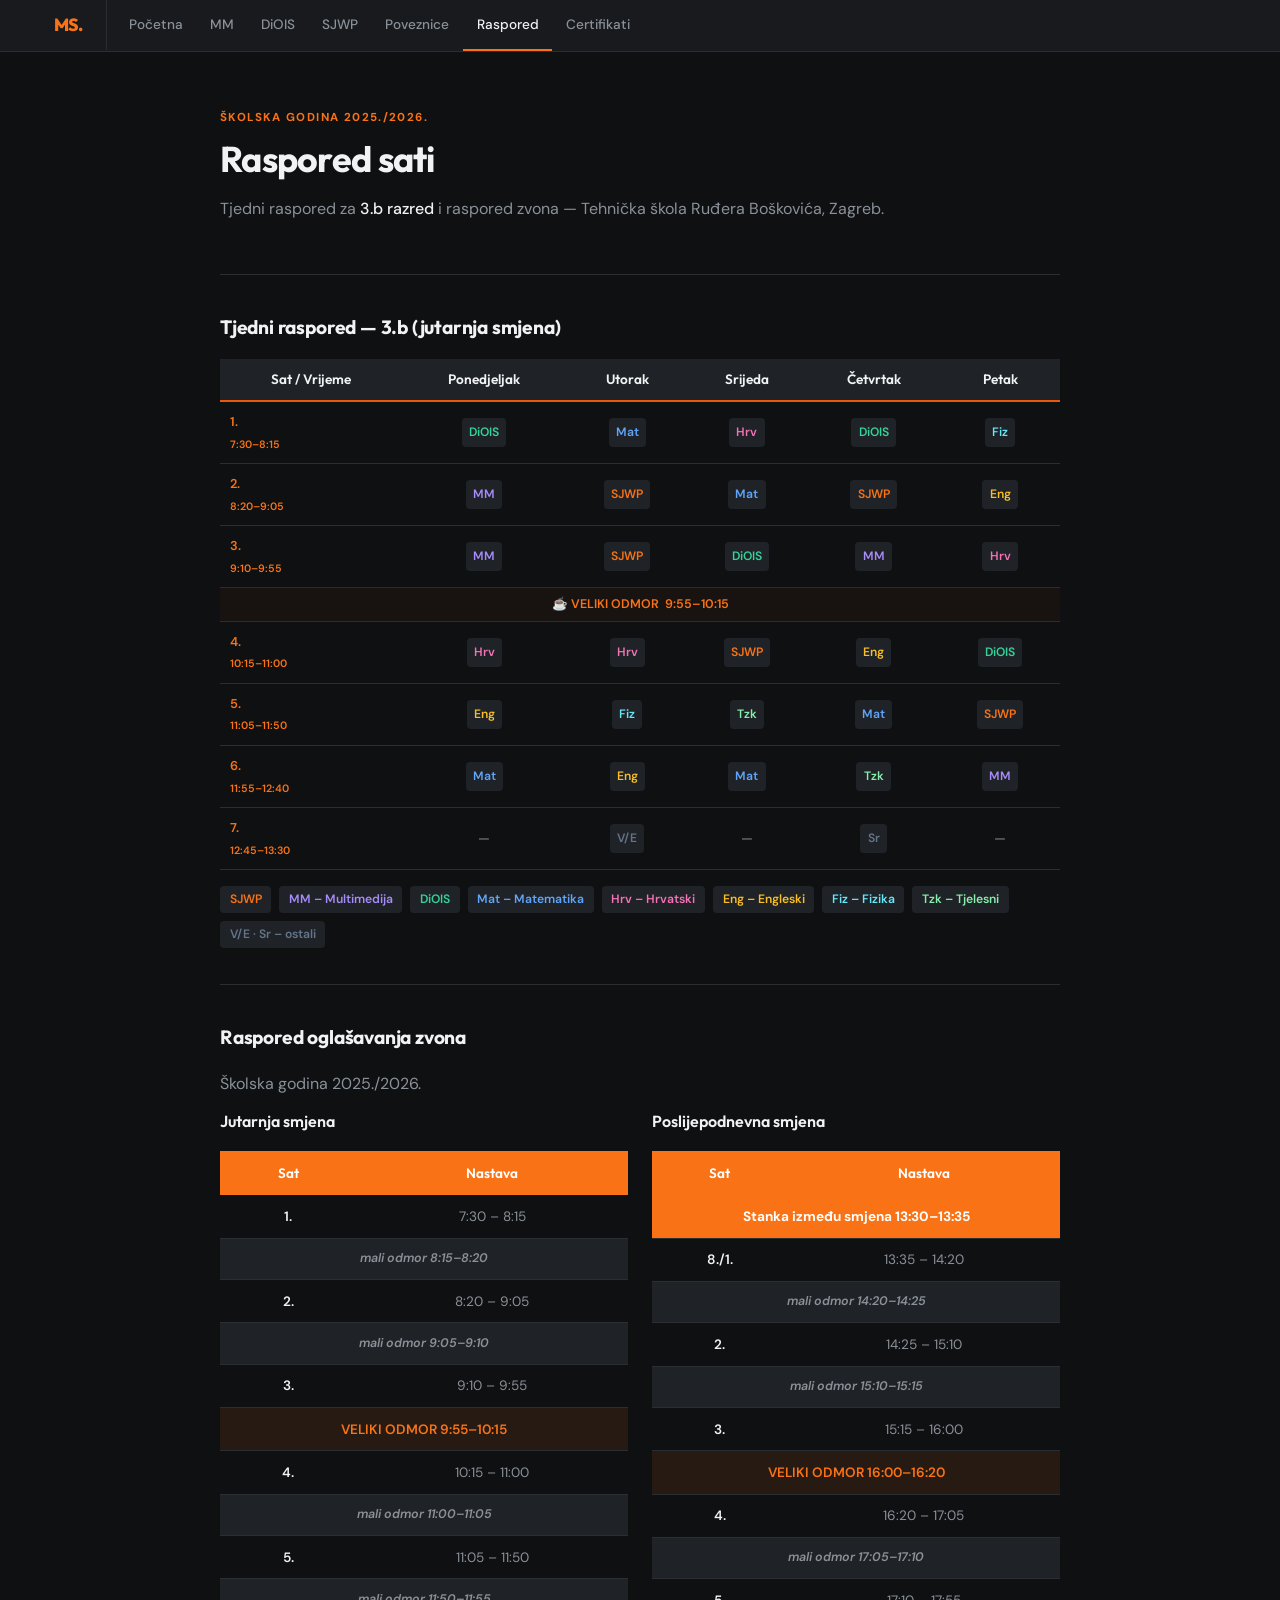
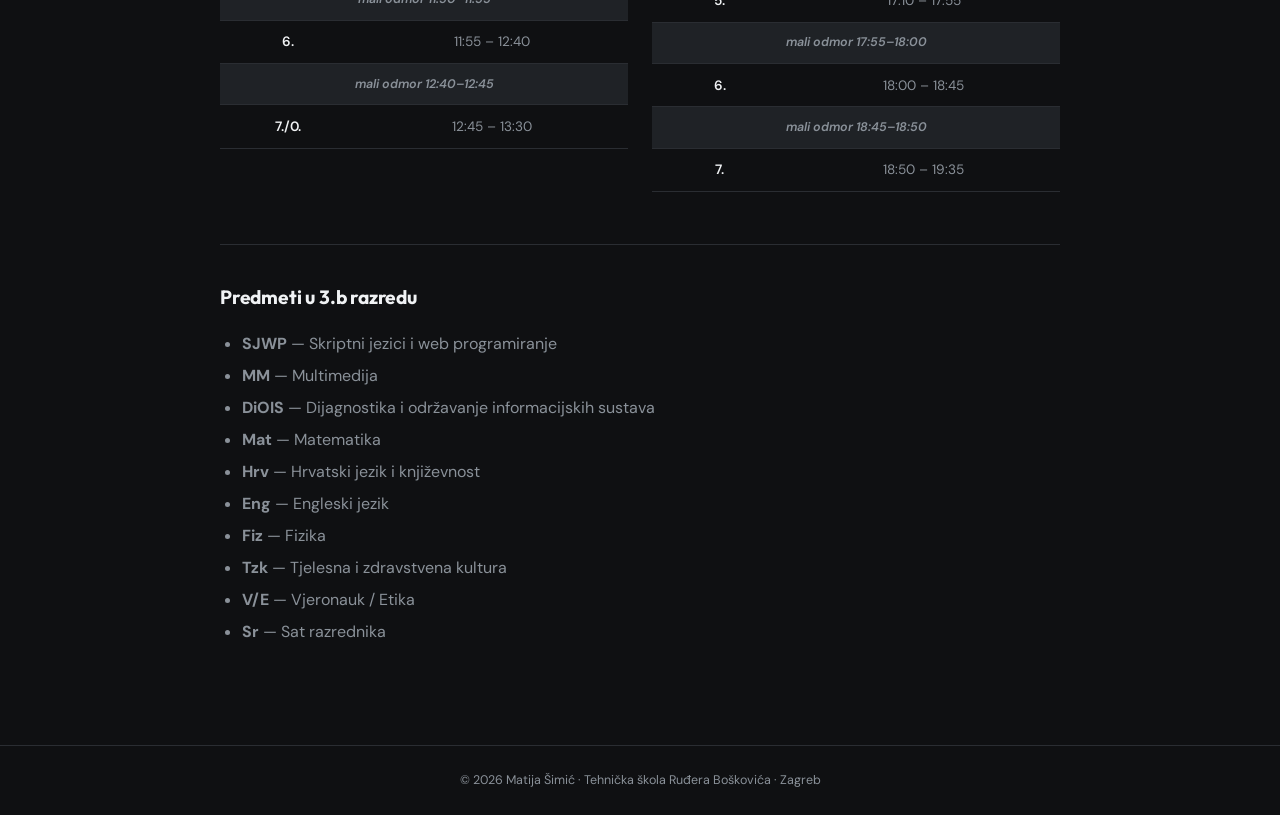
<file: raspored.html>
<!DOCTYPE html>
<html lang="hr">
<head>
  <meta charset="UTF-8">
  <meta name="viewport" content="width=device-width, initial-scale=1.0">
  <title>Raspored · Matija Šimić</title>
  <link rel="stylesheet" href="assets/style.css">
  <style>
    .tt-table th, .tt-table td { text-align: center; padding: 0.55rem 0.6rem; }
    .tt-table td:first-child { text-align: left; color: var(--accent); font-weight: 600; font-size: 0.8rem; white-space: nowrap; }
    .odmor-banner {
      background: rgba(249,115,22,0.08);
      border: 1px solid rgba(249,115,22,0.18);
      border-radius: 6px;
      padding: 0.4rem 1rem;
      font-size: 0.8rem;
      color: var(--accent);
      font-weight: 600;
      text-align: center;
      margin: 0.3rem 0;
    }
  </style>
</head>
<body>

<nav>
  <a href="index.html" class="nav-logo">MS.</a>
  <a href="index.html">Početna</a>
  <a href="multimedija.html">MM</a>
  <a href="dijagnostika.html">DiOIS</a>
  <a href="sjwp.html">SJWP</a>
  <a href="poveznice.html">Poveznice</a>
  <a href="raspored.html" class="active">Raspored</a>
  <a href="certifikati.html">Certifikati</a>
</nav>

<div class="hero">
  <div class="hero-label">Školska godina 2025./2026.</div>
  <h1>Raspored sati</h1>
  <p>Tjedni raspored za <strong>3.b razred</strong> i raspored zvona —
  Tehnička škola Ruđera Boškovića, Zagreb.</p>
</div>

<div class="container" style="padding-top:0;">

  <hr>
  <h2>Tjedni raspored — 3.b (jutarnja smjena)</h2>

  <div class="table-wrap">
    <table class="tt-table">
      <thead>
        <tr>
          <th>Sat / Vrijeme</th>
          <th>Ponedjeljak</th>
          <th>Utorak</th>
          <th>Srijeda</th>
          <th>Četvrtak</th>
          <th>Petak</th>
        </tr>
      </thead>
      <tbody>
        <tr>
          <td>1.<br><small>7:30–8:15</small></td>
          <td><span class="tt tt-dois">DiOIS</span></td>
          <td><span class="tt tt-mat">Mat</span></td>
          <td><span class="tt tt-hrv">Hrv</span></td>
          <td><span class="tt tt-dois">DiOIS</span></td>
          <td><span class="tt tt-fiz">Fiz</span></td>
        </tr>
        <tr>
          <td>2.<br><small>8:20–9:05</small></td>
          <td><span class="tt tt-mm">MM</span></td>
          <td><span class="tt tt-sjwp">SJWP</span></td>
          <td><span class="tt tt-mat">Mat</span></td>
          <td><span class="tt tt-sjwp">SJWP</span></td>
          <td><span class="tt tt-eng">Eng</span></td>
        </tr>
        <tr>
          <td>3.<br><small>9:10–9:55</small></td>
          <td><span class="tt tt-mm">MM</span></td>
          <td><span class="tt tt-sjwp">SJWP</span></td>
          <td><span class="tt tt-dois">DiOIS</span></td>
          <td><span class="tt tt-mm">MM</span></td>
          <td><span class="tt tt-hrv">Hrv</span></td>
        </tr>
        <tr style="background:rgba(249,115,22,0.04);">
          <td colspan="6" style="text-align:center; color:var(--accent); font-size:0.78rem; font-weight:600; padding:0.35rem;">
            ☕ VELIKI ODMOR &nbsp;9:55–10:15
          </td>
        </tr>
        <tr>
          <td>4.<br><small>10:15–11:00</small></td>
          <td><span class="tt tt-hrv">Hrv</span></td>
          <td><span class="tt tt-hrv">Hrv</span></td>
          <td><span class="tt tt-sjwp">SJWP</span></td>
          <td><span class="tt tt-eng">Eng</span></td>
          <td><span class="tt tt-dois">DiOIS</span></td>
        </tr>
        <tr>
          <td>5.<br><small>11:05–11:50</small></td>
          <td><span class="tt tt-eng">Eng</span></td>
          <td><span class="tt tt-fiz">Fiz</span></td>
          <td><span class="tt tt-tzk">Tzk</span></td>
          <td><span class="tt tt-mat">Mat</span></td>
          <td><span class="tt tt-sjwp">SJWP</span></td>
        </tr>
        <tr>
          <td>6.<br><small>11:55–12:40</small></td>
          <td><span class="tt tt-mat">Mat</span></td>
          <td><span class="tt tt-eng">Eng</span></td>
          <td><span class="tt tt-mat">Mat</span></td>
          <td><span class="tt tt-tzk">Tzk</span></td>
          <td><span class="tt tt-mm">MM</span></td>
        </tr>
        <tr>
          <td>7.<br><small>12:45–13:30</small></td>
          <td>—</td>
          <td><span class="tt tt-x">V/E</span></td>
          <td>—</td>
          <td><span class="tt tt-x">Sr</span></td>
          <td>—</td>
        </tr>
      </tbody>
    </table>
  </div>

  <div style="margin-top:0.75rem; display:flex; flex-wrap:wrap; gap:0.5rem;">
    <span class="tt tt-sjwp" style="padding:0.2rem 0.6rem;">SJWP</span>
    <span class="tt tt-mm"   style="padding:0.2rem 0.6rem;">MM – Multimedija</span>
    <span class="tt tt-dois" style="padding:0.2rem 0.6rem;">DiOIS</span>
    <span class="tt tt-mat"  style="padding:0.2rem 0.6rem;">Mat – Matematika</span>
    <span class="tt tt-hrv"  style="padding:0.2rem 0.6rem;">Hrv – Hrvatski</span>
    <span class="tt tt-eng"  style="padding:0.2rem 0.6rem;">Eng – Engleski</span>
    <span class="tt tt-fiz"  style="padding:0.2rem 0.6rem;">Fiz – Fizika</span>
    <span class="tt tt-tzk"  style="padding:0.2rem 0.6rem;">Tzk – Tjelesni</span>
    <span class="tt tt-x"    style="padding:0.2rem 0.6rem;">V/E · Sr – ostali</span>
  </div>

  <hr>
  <h2>Raspored oglašavanja zvona</h2>
  <p>Školska godina 2025./2026.</p>

  <div style="display:grid; grid-template-columns:1fr 1fr; gap:1.5rem; margin-top:0.5rem;">

    <div>
      <h3 style="color:var(--text); margin-bottom:0.75rem; font-size:1rem;">Jutarnja smjena</h3>
      <div class="table-wrap">
        <table class="zvona">
          <thead><tr><th>Sat</th><th>Nastava</th></tr></thead>
          <tbody>
            <tr><td>1.</td><td>7:30 – 8:15</td></tr>
            <tr class="odmor-row"><td colspan="2">mali odmor 8:15–8:20</td></tr>
            <tr><td>2.</td><td>8:20 – 9:05</td></tr>
            <tr class="odmor-row"><td colspan="2">mali odmor 9:05–9:10</td></tr>
            <tr><td>3.</td><td>9:10 – 9:55</td></tr>
            <tr class="big-odmor"><td colspan="2">VELIKI ODMOR 9:55–10:15</td></tr>
            <tr><td>4.</td><td>10:15 – 11:00</td></tr>
            <tr class="odmor-row"><td colspan="2">mali odmor 11:00–11:05</td></tr>
            <tr><td>5.</td><td>11:05 – 11:50</td></tr>
            <tr class="odmor-row"><td colspan="2">mali odmor 11:50–11:55</td></tr>
            <tr><td>6.</td><td>11:55 – 12:40</td></tr>
            <tr class="odmor-row"><td colspan="2">mali odmor 12:40–12:45</td></tr>
            <tr><td>7./0.</td><td>12:45 – 13:30</td></tr>
          </tbody>
        </table>
      </div>
    </div>

    <div>
      <h3 style="color:var(--text); margin-bottom:0.75rem; font-size:1rem;">Poslijepodnevna smjena</h3>
      <div class="table-wrap">
        <table class="zvona">
          <thead><tr><th>Sat</th><th>Nastava</th></tr></thead>
          <tbody>
            <tr class="stanka"><td colspan="2">Stanka između smjena 13:30–13:35</td></tr>
            <tr><td>8./1.</td><td>13:35 – 14:20</td></tr>
            <tr class="odmor-row"><td colspan="2">mali odmor 14:20–14:25</td></tr>
            <tr><td>2.</td><td>14:25 – 15:10</td></tr>
            <tr class="odmor-row"><td colspan="2">mali odmor 15:10–15:15</td></tr>
            <tr><td>3.</td><td>15:15 – 16:00</td></tr>
            <tr class="big-odmor"><td colspan="2">VELIKI ODMOR 16:00–16:20</td></tr>
            <tr><td>4.</td><td>16:20 – 17:05</td></tr>
            <tr class="odmor-row"><td colspan="2">mali odmor 17:05–17:10</td></tr>
            <tr><td>5.</td><td>17:10 – 17:55</td></tr>
            <tr class="odmor-row"><td colspan="2">mali odmor 17:55–18:00</td></tr>
            <tr><td>6.</td><td>18:00 – 18:45</td></tr>
            <tr class="odmor-row"><td colspan="2">mali odmor 18:45–18:50</td></tr>
            <tr><td>7.</td><td>18:50 – 19:35</td></tr>
          </tbody>
        </table>
      </div>
    </div>

  </div>

  <hr>
  <h2>Predmeti u 3.b razredu</h2>
  <ul class="styled">
    <li><strong>SJWP</strong> — Skriptni jezici i web programiranje</li>
    <li><strong>MM</strong> — Multimedija</li>
    <li><strong>DiOIS</strong> — Dijagnostika i održavanje informacijskih sustava</li>
    <li><strong>Mat</strong> — Matematika</li>
    <li><strong>Hrv</strong> — Hrvatski jezik i književnost</li>
    <li><strong>Eng</strong> — Engleski jezik</li>
    <li><strong>Fiz</strong> — Fizika</li>
    <li><strong>Tzk</strong> — Tjelesna i zdravstvena kultura</li>
    <li><strong>V/E</strong> — Vjeronauk / Etika</li>
    <li><strong>Sr</strong> — Sat razrednika</li>
  </ul>

</div>

<footer>© 2026 Matija Šimić · Tehnička škola Ruđera Boškovića · Zagreb</footer>
</body>
</html>
</file>
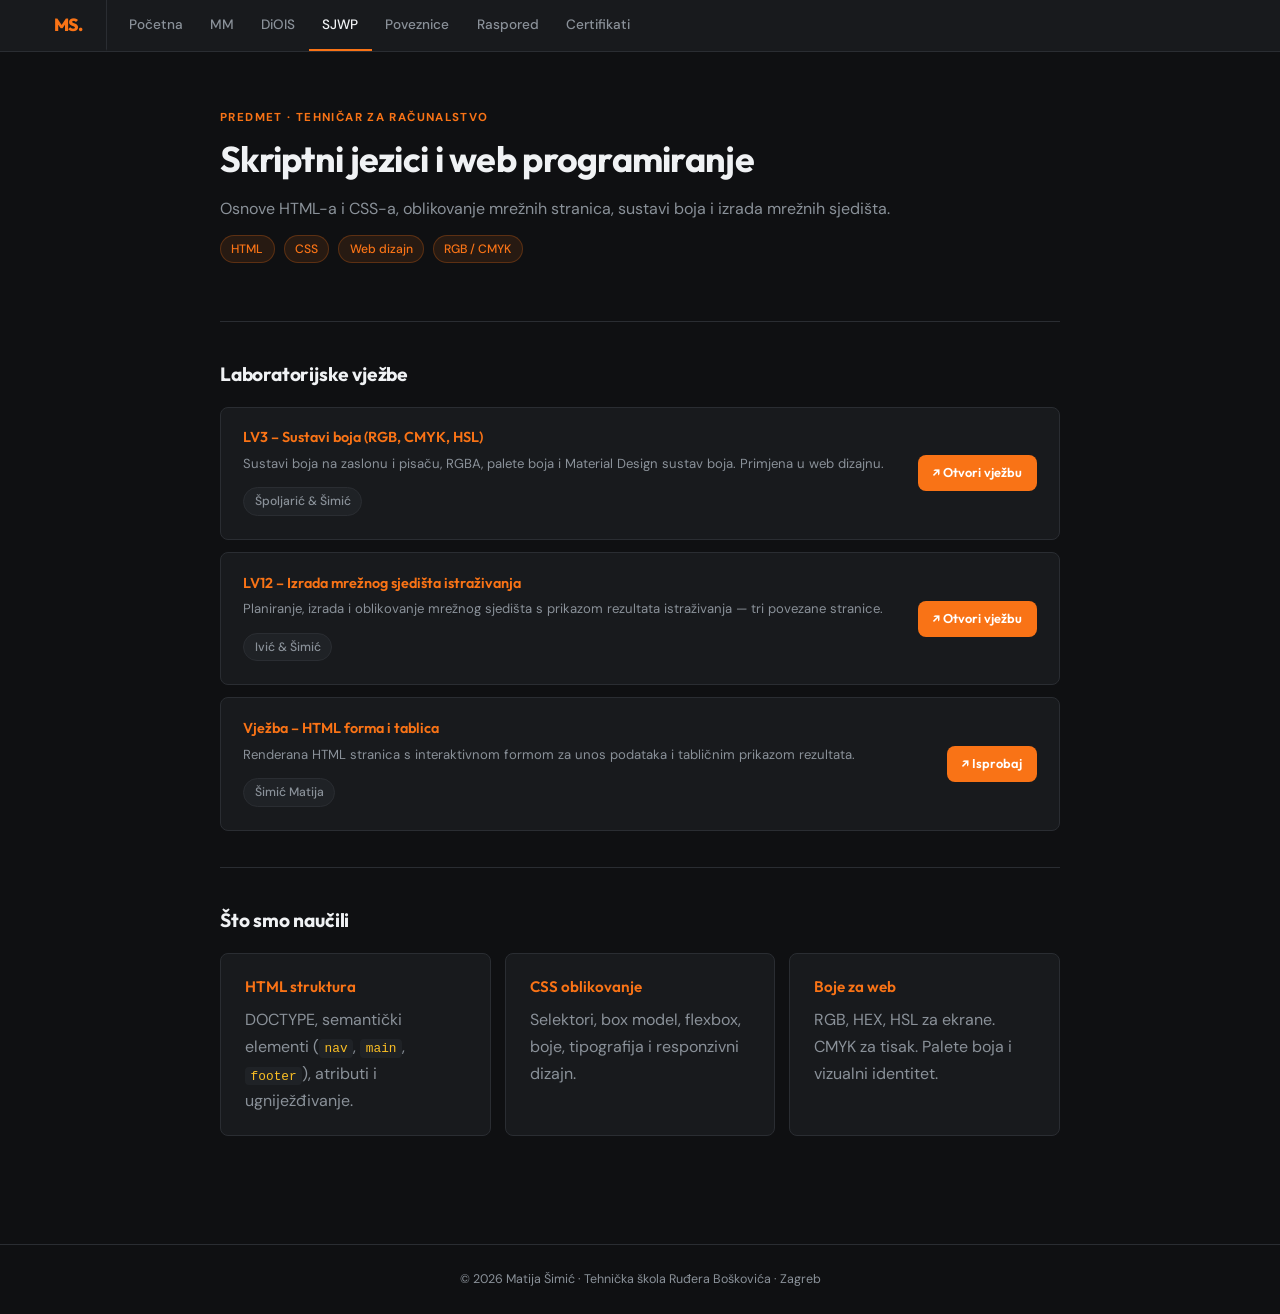
<file: sjwp.html>
<!DOCTYPE html>
<html lang="hr">
<head>
  <meta charset="UTF-8">
  <meta name="viewport" content="width=device-width, initial-scale=1.0">
  <title>SJWP · Matija Šimić</title>
  <link rel="stylesheet" href="assets/style.css">
</head>
<body>

<nav>
  <a href="index.html" class="nav-logo">MS.</a>
  <a href="index.html">Početna</a>
  <a href="multimedija.html">MM</a>
  <a href="dijagnostika.html">DiOIS</a>
  <a href="sjwp.html" class="active">SJWP</a>
  <a href="poveznice.html">Poveznice</a>
  <a href="raspored.html">Raspored</a>
  <a href="certifikati.html">Certifikati</a>
</nav>

<div class="hero">
  <div class="hero-label">Predmet · Tehničar za računalstvo</div>
  <h1>Skriptni jezici i web programiranje</h1>
  <p>Osnove HTML-a i CSS-a, oblikovanje mrežnih stranica, sustavi boja
  i izrada mrežnih sjedišta.</p>
  <div style="margin-top:0.75rem;">
    <span class="tag">HTML</span>
    <span class="tag">CSS</span>
    <span class="tag">Web dizajn</span>
    <span class="tag">RGB / CMYK</span>
  </div>
</div>

<div class="container" style="padding-top:0;">

  <hr>
  <h2>Laboratorijske vježbe</h2>

  <div class="pptx-card">
    <div class="pptx-info">
      <h3>LV3 – Sustavi boja (RGB, CMYK, HSL)</h3>
      <p>Sustavi boja na zaslonu i pisaču, RGBA, palete boja i Material Design sustav boja. Primjena u web dizajnu.</p>
      <span class="tag tag-gray">Špoljarić & Šimić</span>
    </div>
    <div class="pptx-btns">
      <a href="lv13a.html" class="btn btn-primary">↗ Otvori vježbu</a>
    </div>
  </div>

  <div class="pptx-card">
    <div class="pptx-info">
      <h3>LV12 – Izrada mrežnog sjedišta istraživanja</h3>
      <p>Planiranje, izrada i oblikovanje mrežnog sjedišta s prikazom rezultata istraživanja — tri povezane stranice.</p>
      <span class="tag tag-gray">Ivić & Šimić</span>
    </div>
    <div class="pptx-btns">
      <a href="lv12.html" class="btn btn-primary">↗ Otvori vježbu</a>
    </div>
  </div>

  <div class="pptx-card">
    <div class="pptx-info">
      <h3>Vježba – HTML forma i tablica</h3>
      <p>Renderana HTML stranica s interaktivnom formom za unos podataka i tabličnim prikazom rezultata.</p>
      <span class="tag tag-gray">Šimić Matija</span>
    </div>
    <div class="pptx-btns">
      <a href="vjezba.html" class="btn btn-primary">↗ Isprobaj</a>
    </div>
  </div>

  <hr>
  <h2>Što smo naučili</h2>

  <div class="card-grid">
    <div class="card">
      <h3>HTML struktura</h3>
      <p>DOCTYPE, semantički elementi (<code>nav</code>, <code>main</code>, <code>footer</code>),
      atributi i ugniježđivanje.</p>
    </div>
    <div class="card">
      <h3>CSS oblikovanje</h3>
      <p>Selektori, box model, flexbox, boje, tipografija i responzivni dizajn.</p>
    </div>
    <div class="card">
      <h3>Boje za web</h3>
      <p>RGB, HEX, HSL za ekrane. CMYK za tisak. Palete boja i vizualni identitet.</p>
    </div>
  </div>

</div>

<footer>© 2026 Matija Šimić · Tehnička škola Ruđera Boškovića · Zagreb</footer>
</body>
</html>
</file>
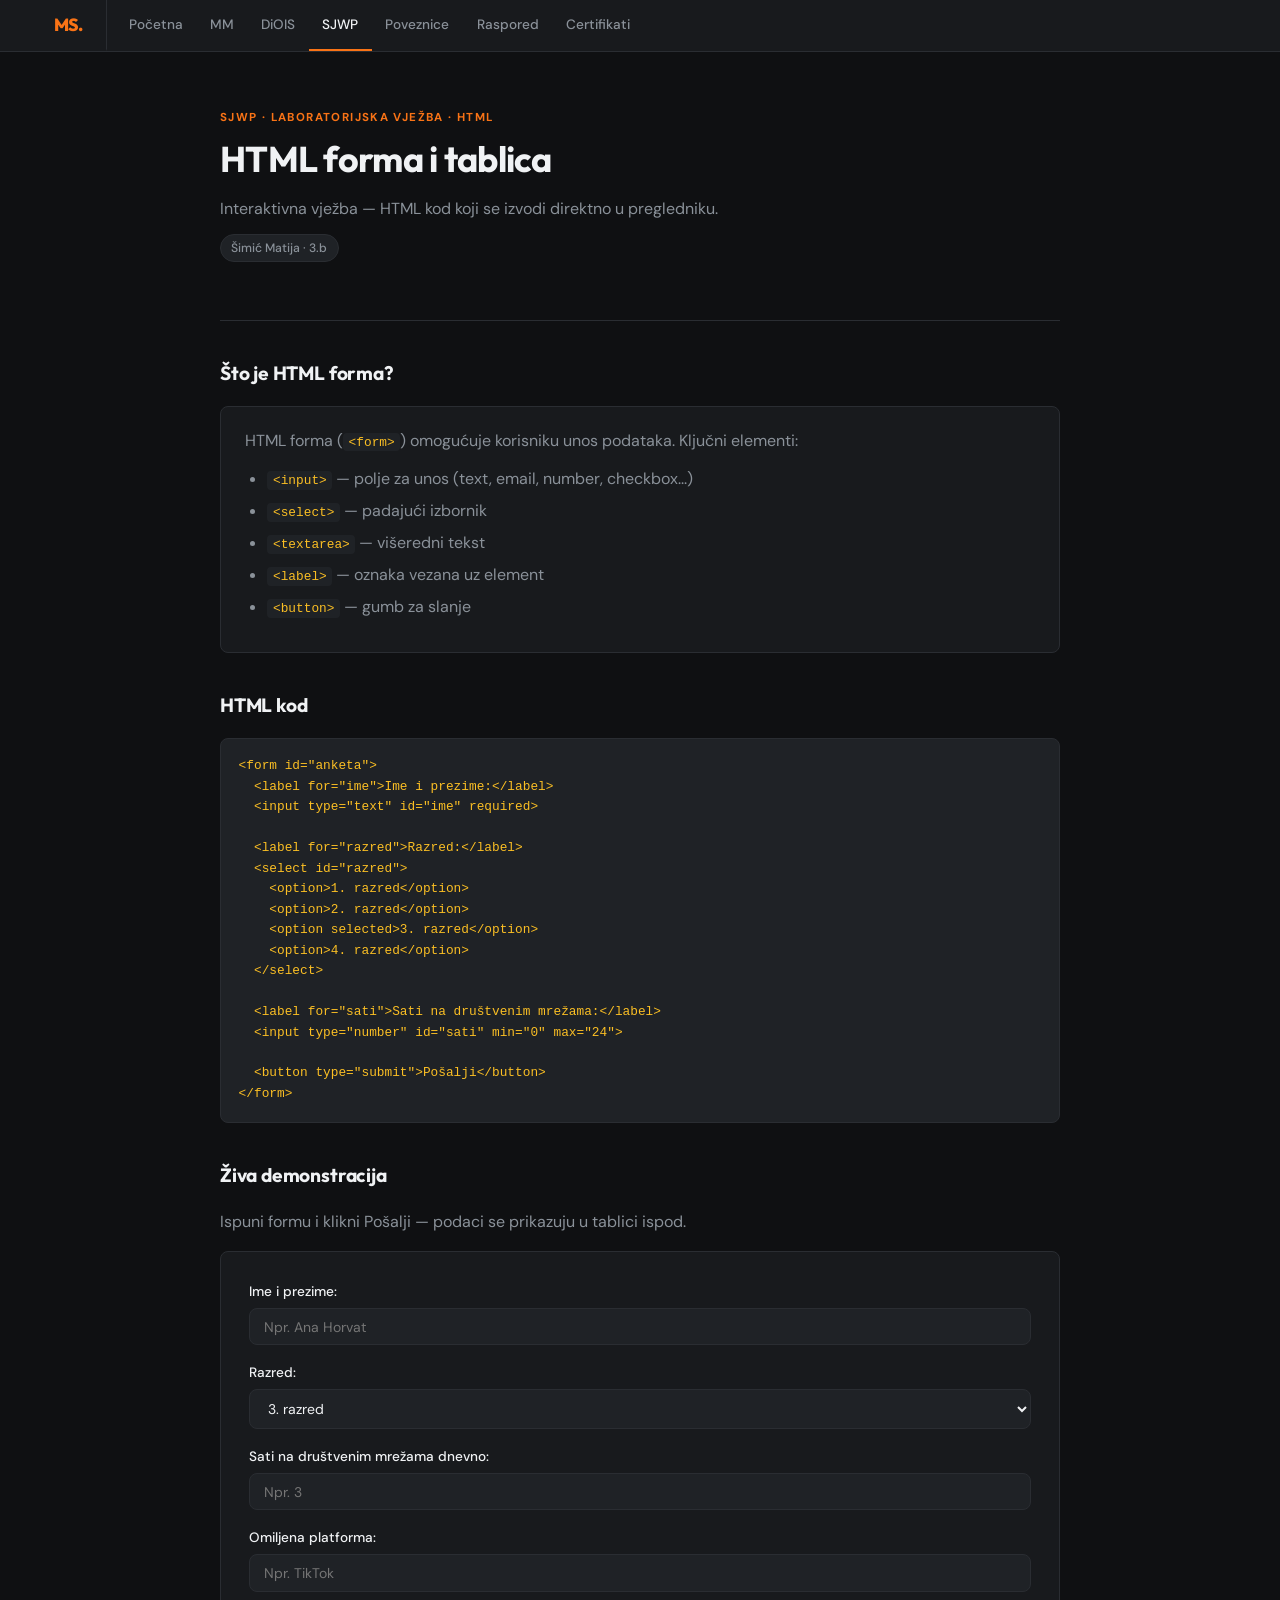
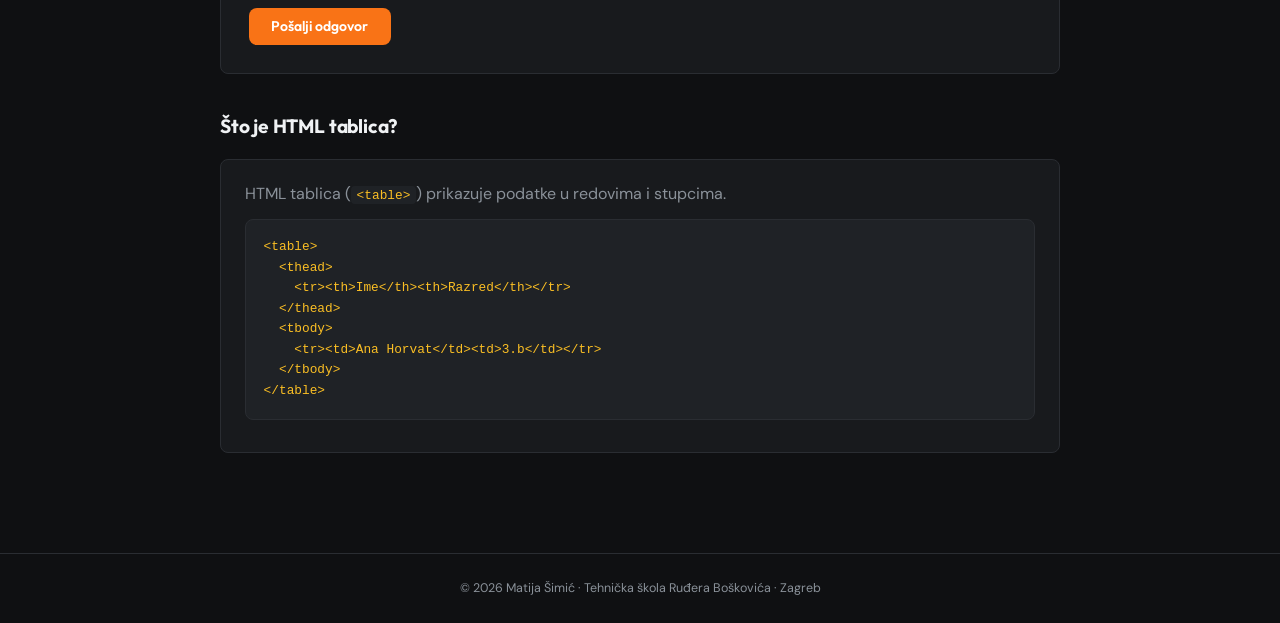
<file: vjezba.html>
<!DOCTYPE html>
<html lang="hr">
<head>
  <meta charset="UTF-8">
  <meta name="viewport" content="width=device-width, initial-scale=1.0">
  <title>Vježba – HTML Forma · SJWP</title>
  <link rel="stylesheet" href="assets/style.css">
  <style>
    .demo-box { background: var(--bg2); border: 1px solid var(--border); border-radius: var(--radius); padding: 1.75rem; margin: 1rem 0; }
    .result-table { width: 100%; border-collapse: collapse; margin-top: 1.25rem; display: none; font-size: 0.85rem; }
    .result-table th { background: rgba(249,115,22,0.15); color: var(--accent); padding: 0.55rem 0.9rem; text-align: left; border-bottom: 1px solid rgba(249,115,22,0.3); font-family: 'Outfit', sans-serif; font-size: 0.82rem; }
    .result-table td { padding: 0.55rem 0.9rem; border-bottom: 1px solid var(--border); color: var(--text); }
    .success { background: rgba(34,197,94,0.1); border: 1px solid rgba(34,197,94,0.25); color: #4ade80; padding: 0.75rem 1rem; border-radius: var(--radius); margin-top: 0.75rem; display: none; font-size: 0.85rem; }
  </style>
</head>
<body>

<nav>
  <a href="index.html" class="nav-logo">MS.</a>
  <a href="index.html">Početna</a>
  <a href="multimedija.html">MM</a>
  <a href="dijagnostika.html">DiOIS</a>
  <a href="sjwp.html" class="active">SJWP</a>
  <a href="poveznice.html">Poveznice</a>
  <a href="raspored.html">Raspored</a>
  <a href="certifikati.html">Certifikati</a>
</nav>

<div class="hero">
  <div class="hero-label">SJWP · Laboratorijska vježba · HTML</div>
  <h1>HTML forma i tablica</h1>
  <p>Interaktivna vježba — HTML kod koji se izvodi direktno u pregledniku.</p>
  <span class="tag tag-gray">Šimić Matija · 3.b</span>
</div>

<div class="container" style="padding-top:0;">

  <hr>
  <h2>Što je HTML forma?</h2>

  <div class="card">
    <p>HTML forma (<code>&lt;form&gt;</code>) omogućuje korisniku unos podataka.
    Ključni elementi:</p>
    <ul class="styled">
      <li><code>&lt;input&gt;</code> — polje za unos (text, email, number, checkbox...)</li>
      <li><code>&lt;select&gt;</code> — padajući izbornik</li>
      <li><code>&lt;textarea&gt;</code> — višeredni tekst</li>
      <li><code>&lt;label&gt;</code> — oznaka vezana uz element</li>
      <li><code>&lt;button&gt;</code> — gumb za slanje</li>
    </ul>
  </div>

  <h2>HTML kod</h2>
  <pre>&lt;form id="anketa"&gt;
  &lt;label for="ime"&gt;Ime i prezime:&lt;/label&gt;
  &lt;input type="text" id="ime" required&gt;

  &lt;label for="razred"&gt;Razred:&lt;/label&gt;
  &lt;select id="razred"&gt;
    &lt;option&gt;1. razred&lt;/option&gt;
    &lt;option&gt;2. razred&lt;/option&gt;
    &lt;option selected&gt;3. razred&lt;/option&gt;
    &lt;option&gt;4. razred&lt;/option&gt;
  &lt;/select&gt;

  &lt;label for="sati"&gt;Sati na društvenim mrežama:&lt;/label&gt;
  &lt;input type="number" id="sati" min="0" max="24"&gt;

  &lt;button type="submit"&gt;Pošalji&lt;/button&gt;
&lt;/form&gt;</pre>

  <h2>Živa demonstracija</h2>
  <p>Ispuni formu i klikni Pošalji — podaci se prikazuju u tablici ispod.</p>

  <div class="demo-box">
    <form id="anketa" onsubmit="handleSubmit(event)">
      <div class="form-group">
        <label for="ime">Ime i prezime:</label>
        <input type="text" id="ime" placeholder="Npr. Ana Horvat" required>
      </div>
      <div class="form-group">
        <label for="razred">Razred:</label>
        <select id="razred">
          <option>1. razred</option>
          <option>2. razred</option>
          <option selected>3. razred</option>
          <option>4. razred</option>
        </select>
      </div>
      <div class="form-group">
        <label for="sati">Sati na društvenim mrežama dnevno:</label>
        <input type="number" id="sati" min="0" max="24" placeholder="Npr. 3">
      </div>
      <div class="form-group">
        <label for="platforma">Omiljena platforma:</label>
        <input type="text" id="platforma" placeholder="Npr. TikTok">
      </div>
      <button type="submit">Pošalji odgovor</button>
    </form>

    <div class="success" id="msg">✅ Odgovor dodan u tablicu!</div>

    <table class="result-table" id="tbl">
      <thead>
        <tr><th>#</th><th>Ime i prezime</th><th>Razred</th><th>Sati</th><th>Platforma</th></tr>
      </thead>
      <tbody id="tbody"></tbody>
    </table>
  </div>

  <h2>Što je HTML tablica?</h2>

  <div class="card">
    <p>HTML tablica (<code>&lt;table&gt;</code>) prikazuje podatke u redovima i stupcima.</p>
    <pre>&lt;table&gt;
  &lt;thead&gt;
    &lt;tr&gt;&lt;th&gt;Ime&lt;/th&gt;&lt;th&gt;Razred&lt;/th&gt;&lt;/tr&gt;
  &lt;/thead&gt;
  &lt;tbody&gt;
    &lt;tr&gt;&lt;td&gt;Ana Horvat&lt;/td&gt;&lt;td&gt;3.b&lt;/td&gt;&lt;/tr&gt;
  &lt;/tbody&gt;
&lt;/table&gt;</pre>
  </div>

</div>

<footer>© 2026 Matija Šimić · Tehnička škola Ruđera Boškovića · Zagreb</footer>

<script>
  let n = 0;
  function handleSubmit(e) {
    e.preventDefault();
    n++;
    const ime = document.getElementById('ime').value;
    const razred = document.getElementById('razred').value;
    const sati = document.getElementById('sati').value || '—';
    const platforma = document.getElementById('platforma').value || '—';
    const row = `<tr><td>${n}</td><td>${ime}</td><td>${razred}</td><td>${sati}</td><td>${platforma}</td></tr>`;
    document.getElementById('tbody').insertAdjacentHTML('beforeend', row);
    document.getElementById('tbl').style.display = 'table';
    const msg = document.getElementById('msg');
    msg.style.display = 'block';
    e.target.reset();
    setTimeout(() => msg.style.display = 'none', 2500);
  }
</script>
</body>
</html>
</file>
<file: assets/style.css>
@import url('https://fonts.googleapis.com/css2?family=Outfit:wght@400;500;600;700;800&family=DM+Sans:ital,opsz,wght@0,9..40,300;0,9..40,400;0,9..40,500;1,9..40,300&display=swap');

:root {
  --bg:      #0f1012;
  --bg2:     #181a1d;
  --bg3:     #1f2226;
  --accent:  #f97316;
  --accent2: #ea580c;
  --text:    #f0f2f4;
  --muted:   #8a9199;
  --border:  #2a2d32;
  --radius:  8px;
}

* { box-sizing: border-box; margin: 0; padding: 0; }

body {
  background: var(--bg);
  color: var(--text);
  font-family: 'DM Sans', sans-serif;
  font-size: 16px;
  line-height: 1.7;
  min-height: 100vh;
}

/* NAV */
nav {
  background: var(--bg2);
  border-bottom: 1px solid var(--border);
  padding: 0 2.5rem;
  position: sticky;
  top: 0;
  z-index: 100;
  display: flex;
  align-items: stretch;
  height: 52px;
}

.nav-logo {
  font-family: 'Outfit', sans-serif;
  font-weight: 800;
  font-size: 1.1rem;
  color: var(--accent);
  padding-right: 1.5rem;
  display: flex;
  align-items: center;
  border-right: 1px solid var(--border);
  margin-right: 0.5rem;
  text-decoration: none;
  letter-spacing: -0.03em;
}

nav a {
  color: var(--muted);
  text-decoration: none;
  font-size: 0.85rem;
  font-weight: 500;
  padding: 0 0.85rem;
  display: flex;
  align-items: center;
  border-bottom: 2px solid transparent;
  transition: color 0.15s;
  white-space: nowrap;
}

nav a:hover { color: var(--text); }
nav a.active { color: var(--text); border-bottom-color: var(--accent); }

/* LAYOUT */
.container {
  max-width: 920px;
  margin: 0 auto;
  padding: 2.5rem 2.5rem;
}

/* HERO */
.hero {
  max-width: 920px;
  margin: 0 auto;
  padding: 3.5rem 2.5rem 1rem;
}

.hero-label {
  font-size: 0.72rem;
  font-weight: 700;
  letter-spacing: 0.12em;
  text-transform: uppercase;
  color: var(--accent);
  margin-bottom: 0.6rem;
}

h1 {
  font-family: 'Outfit', sans-serif;
  font-size: clamp(1.75rem, 2.8vw, 2.4rem);
  font-weight: 700;
  line-height: 1.2;
  color: var(--text);
  letter-spacing: -0.02em;
  margin-bottom: 0.9rem;
}

h2 {
  font-family: 'Outfit', sans-serif;
  font-size: 1.2rem;
  font-weight: 700;
  color: var(--text);
  letter-spacing: -0.01em;
  margin: 2.25rem 0 1rem;
}

h3 {
  font-family: 'Outfit', sans-serif;
  font-size: 0.95rem;
  font-weight: 600;
  color: var(--accent);
  margin-bottom: 0.4rem;
}

p { color: var(--muted); margin-bottom: 0.7rem; }
p:last-child { margin-bottom: 0; }
p strong { color: var(--text); font-weight: 500; }

/* TAGS */
.tag {
  display: inline-block;
  background: rgba(249,115,22,0.1);
  color: var(--accent);
  border: 1px solid rgba(249,115,22,0.25);
  padding: 0.18rem 0.65rem;
  border-radius: 100px;
  font-size: 0.76rem;
  font-weight: 500;
  margin: 0 0.3rem 0.35rem 0;
}

.tag-gray {
  background: var(--bg3);
  color: var(--muted);
  border: 1px solid var(--border);
}

/* CARDS */
.card {
  background: var(--bg2);
  border: 1px solid var(--border);
  border-radius: var(--radius);
  padding: 1.25rem 1.5rem;
  margin-bottom: 0.75rem;
  transition: border-color 0.15s;
}
.card:hover { border-color: rgba(249,115,22,0.3); }

.card-grid {
  display: grid;
  grid-template-columns: repeat(3, 1fr);
  gap: 0.875rem;
  margin-bottom: 0.5rem;
}

/* PPTX CARD */
.pptx-card {
  background: var(--bg2);
  border: 1px solid var(--border);
  border-radius: var(--radius);
  padding: 1.1rem 1.4rem;
  margin-bottom: 0.75rem;
  display: flex;
  justify-content: space-between;
  align-items: center;
  gap: 1.5rem;
  transition: border-color 0.15s;
}
.pptx-card:hover { border-color: rgba(249,115,22,0.3); }
.pptx-info { flex: 1; min-width: 0; }
.pptx-info h3 { font-size: 0.9rem; margin-bottom: 0.2rem; }
.pptx-info p  { font-size: 0.82rem; }
.pptx-btns { display: flex; gap: 0.45rem; flex-shrink: 0; }

/* BUTTONS */
.btn {
  display: inline-flex;
  align-items: center;
  gap: 0.3rem;
  font-family: 'Outfit', sans-serif;
  font-weight: 600;
  font-size: 0.8rem;
  padding: 0.45rem 0.9rem;
  border-radius: var(--radius);
  text-decoration: none;
  transition: opacity 0.15s;
  white-space: nowrap;
}
.btn-primary  { background: var(--accent);  color: #fff; }
.btn-secondary { background: var(--bg3); color: var(--text); border: 1px solid var(--border); }
.btn:hover { opacity: 0.8; }

/* DIVIDER */
hr { border: none; border-top: 1px solid var(--border); margin: 2.25rem 0; }

/* TABLE */
.table-wrap { overflow-x: auto; margin: 1rem 0; }

table { width: 100%; border-collapse: collapse; font-size: 0.85rem; }

th {
  background: var(--bg3);
  color: var(--text);
  font-family: 'Outfit', sans-serif;
  font-weight: 600;
  text-align: left;
  padding: 0.65rem 0.9rem;
  border-bottom: 2px solid var(--accent2);
  white-space: nowrap;
}

td {
  padding: 0.6rem 0.9rem;
  border-bottom: 1px solid var(--border);
  color: var(--muted);
}

tr:hover td { background: rgba(255,255,255,0.02); color: var(--text); }

/* LISTS */
ul.styled, ol.styled {
  padding-left: 1.4rem;
  color: var(--muted);
  margin-bottom: 0.75rem;
}
ul.styled li, ol.styled li { margin-bottom: 0.3rem; }

/* CODE */
pre {
  background: var(--bg3);
  border: 1px solid var(--border);
  border-radius: var(--radius);
  padding: 1.1rem;
  overflow-x: auto;
  font-family: 'Courier New', monospace;
  font-size: 0.8rem;
  color: #fbbf24;
  margin: 0.75rem 0;
  line-height: 1.6;
}

code {
  background: var(--bg3);
  border-radius: 4px;
  padding: 0.1rem 0.35rem;
  font-size: 0.8rem;
  color: #fbbf24;
  font-family: 'Courier New', monospace;
}

/* INFO BOX */
.info-box {
  background: rgba(249,115,22,0.07);
  border: 1px solid rgba(249,115,22,0.2);
  border-radius: var(--radius);
  padding: 0.9rem 1.2rem;
  margin: 1.25rem 0;
}
.info-box p { color: var(--text); margin: 0; font-size: 0.85rem; }

/* FORMS */
.form-group { margin-bottom: 1rem; }
label { display: block; font-size: 0.85rem; font-weight: 500; color: var(--text); margin-bottom: 0.3rem; }
input, textarea, select {
  width: 100%;
  background: var(--bg3);
  border: 1px solid var(--border);
  border-radius: var(--radius);
  color: var(--text);
  padding: 0.55rem 0.85rem;
  font-family: 'DM Sans', sans-serif;
  font-size: 0.875rem;
  outline: none;
  transition: border-color 0.15s;
}
input:focus, textarea:focus, select:focus { border-color: var(--accent); }
textarea { resize: vertical; min-height: 85px; }
button[type=submit] {
  background: var(--accent); color: #fff; border: none;
  border-radius: var(--radius);
  font-family: 'Outfit', sans-serif; font-weight: 600; font-size: 0.875rem;
  padding: 0.6rem 1.4rem; cursor: pointer; transition: opacity 0.15s;
}
button[type=submit]:hover { opacity: 0.85; }

/* RASPORED ZVONA TABLE */
.zvona th { background: var(--accent); color: #fff; border-bottom: none; text-align: center; }
.zvona td { text-align: center; }
.zvona td:first-child { font-weight: 600; color: var(--text); }
.zvona .odmor-row td { background: var(--bg3); color: var(--muted); font-size: 0.78rem; font-style: italic; }
.zvona .big-odmor td { background: rgba(249,115,22,0.1); color: var(--accent); font-weight: 600; }
.zvona .stanka td { background: var(--accent); color: #fff; font-weight: 700; }

/* TIMETABLE CELLS */
.tt { border-radius: 4px; padding: 0.25rem 0.45rem; font-size: 0.76rem; font-weight: 600; white-space: nowrap; display: inline-block; background: var(--bg3); }
.tt-sjwp { color: #f97316; }
.tt-mm   { color: #a78bfa; }
.tt-dois { color: #34d399; }
.tt-mat  { color: #60a5fa; }
.tt-hrv  { color: #f472b6; }
.tt-eng  { color: #fbbf24; }
.tt-fiz  { color: #67e8f9; }
.tt-tzk  { color: #86efac; }
.tt-x    { color: #64748b; }
.tt-odmor-cell { font-size: 0.7rem; color: var(--accent); font-weight: 600; background: rgba(249,115,22,0.08); }

/* CERT */
.cert-badge {
  width: 105px; height: 105px; border-radius: 10px;
  display: flex; flex-direction: column; align-items: center; justify-content: center;
  font-family: 'Outfit', sans-serif; font-size: 0.6rem; font-weight: 700;
  text-align: center; flex-shrink: 0; padding: 0.6rem; gap: 0.2rem;
}
.cert-card {
  background: var(--bg2); border: 1px solid var(--border); border-radius: var(--radius);
  padding: 1.4rem; display: flex; gap: 1.4rem; align-items: flex-start; margin-bottom: 0.75rem;
  transition: border-color 0.15s;
}
.cert-card:hover { border-color: rgba(249,115,22,0.3); }
.cert-info { flex: 1; }
.cert-info h3 { margin-bottom: 0.25rem; }
.cert-info p { font-size: 0.85rem; }
.cert-meta { font-size: 0.78rem; color: var(--muted) !important; margin-bottom: 0.5rem !important; }
.skill-pills { display: flex; flex-wrap: wrap; gap: 0.3rem; margin-top: 0.5rem; }

/* ACTIVITY GRID */
.activity-grid { display: grid; grid-template-columns: repeat(3,1fr); gap: 0.875rem; }
.activity-card {
  background: var(--bg2); border: 1px solid var(--border); border-radius: var(--radius);
  padding: 1.1rem; transition: border-color 0.15s;
}
.activity-card:hover { border-color: rgba(249,115,22,0.3); }
.activity-icon { font-size: 1.5rem; margin-bottom: 0.4rem; }
.activity-card h3 { font-size: 0.9rem; margin-bottom: 0.3rem; }
.activity-card p  { font-size: 0.8rem; }

/* LINK LIST */
.link-item {
  display: flex; align-items: flex-start; gap: 0.9rem;
  padding: 0.85rem 0; border-bottom: 1px solid var(--border);
}
.link-item:last-child { border-bottom: none; }
.link-icon { font-size: 1.1rem; flex-shrink: 0; margin-top: 0.1rem; }
.link-item a { color: var(--accent); font-weight: 500; text-decoration: none; font-size: 0.875rem; }
.link-item a:hover { text-decoration: underline; }
.link-item p { margin: 0.1rem 0 0; font-size: 0.8rem; }

/* COLOR SWATCHES */
.color-demo { display: flex; gap: 0.5rem; flex-wrap: wrap; margin: 0.75rem 0; }
.swatch { width: 65px; height: 65px; border-radius: 6px; display: flex; align-items: flex-end; padding: 3px; font-size: 0.6rem; font-weight: 600; color: white; text-shadow: 0 1px 2px rgba(0,0,0,0.7); border: 1px solid rgba(255,255,255,0.08); }

/* FOOTER */
footer {
  border-top: 1px solid var(--border);
  padding: 1.5rem 2.5rem;
  text-align: center;
  font-size: 0.78rem;
  color: var(--muted);
  margin-top: 3rem;
}

@media (max-width: 680px) {
  nav { padding: 0 1rem; }
  .container, .hero { padding: 1.75rem 1rem; }
  .card-grid { grid-template-columns: 1fr; }
  .activity-grid { grid-template-columns: 1fr; }
  .pptx-card { flex-direction: column; align-items: flex-start; }
  .cert-card { flex-direction: column; }
}
</file>
